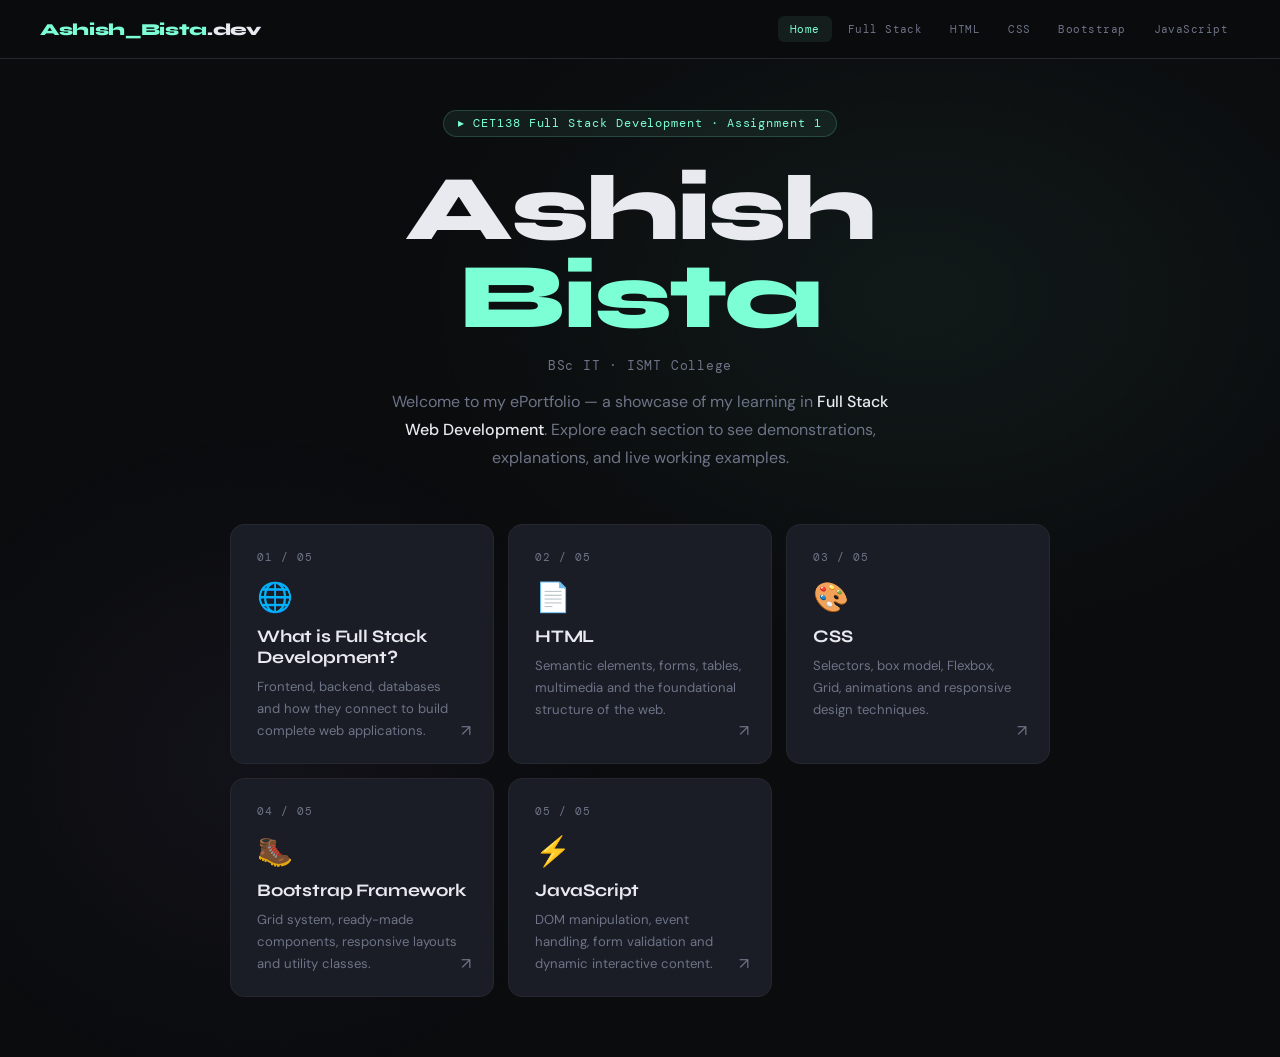
<file: index.html>
<!DOCTYPE html>
<html lang="en">
<head>
  <meta charset="UTF-8">
  <meta name="viewport" content="width=device-width, initial-scale=1.0">
  <title>Ashish Bista | Full Stack ePortfolio</title>
  <link rel="stylesheet" href="style.css">
  <style>
    /* ---- HOME-ONLY STYLES ---- */
    .home-hero {
      min-height: 100vh;
      display: grid; place-items: center;
      padding: 110px 40px 60px;
      position: relative; overflow: hidden;
    }

    /* subtle background texture */
    .hero-bg {
      position: absolute; inset: 0; pointer-events: none;
      background:
        radial-gradient(ellipse 60% 50% at 72% 28%, rgba(124,255,212,0.055) 0%, transparent 70%),
        radial-gradient(ellipse 40% 45% at 20% 72%, rgba(167,139,250,0.05) 0%, transparent 70%);
    }
    .hero-grid {
      position: absolute; inset: 0; opacity: 0.035;
      background-image:
        linear-gradient(var(--border) 1px, transparent 1px),
        linear-gradient(90deg, var(--border) 1px, transparent 1px);
      background-size: 56px 56px;
    }

    .hero-content { position: relative; text-align: center; max-width: 820px; width: 100%; }

    .hero-tag {
      display: inline-flex; align-items: center; gap: 8px;
      font-family: var(--font-mono); font-size: 0.72rem;
      color: var(--accent); background: rgba(124,255,212,0.07);
      border: 1px solid rgba(124,255,212,0.18);
      padding: 5px 14px; border-radius: 100px; margin-bottom: 28px;
      letter-spacing: 0.08em;
    }
    .hero-tag::before { content: '▸'; }

    .hero-name {
      font-family: var(--font-display); font-weight: 800;
      font-size: clamp(3rem, 9vw, 5.8rem);
      line-height: 0.95; letter-spacing: -0.03em;
      margin-bottom: 16px;
    }
    .hero-name .accent { color: var(--accent); }

    .hero-sub {
      font-family: var(--font-mono); font-size: 0.82rem;
      color: var(--muted); margin-bottom: 14px; letter-spacing: 0.06em;
    }

    .hero-desc {
      font-size: 1rem; color: var(--muted); line-height: 1.75;
      max-width: 520px; margin: 0 auto 52px;
    }
    .hero-desc strong { color: var(--text); font-weight: 500; }

    /* ---- SECTION CARDS ---- */
    .sections-grid {
      display: grid;
      grid-template-columns: repeat(auto-fit, minmax(260px, 1fr));
      gap: 14px; max-width: 900px; width: 100%;
    }

    .section-card {
      background: var(--card); border: 1px solid var(--border);
      border-radius: 14px; padding: 26px 26px 22px;
      cursor: pointer; transition: transform 0.22s, border-color 0.22s;
      position: relative; overflow: hidden; text-align: left;
      text-decoration: none; color: inherit; display: block;
    }
    .section-card::after {
      content: ''; position: absolute; inset: 0;
      opacity: 0; transition: opacity 0.22s; border-radius: inherit;
    }
    .section-card:hover { transform: translateY(-4px); border-color: var(--card-accent, var(--border)); }
    .section-card:hover::after { opacity: 1; }

    .card-s1 { --card-accent: rgba(124,255,212,0.35); }
    .card-s1::after { background: radial-gradient(ellipse at top left, rgba(124,255,212,0.07), transparent 65%); }
    .card-s2 { --card-accent: rgba(255,107,107,0.35); }
    .card-s2::after { background: radial-gradient(ellipse at top left, rgba(255,107,107,0.07), transparent 65%); }
    .card-s3 { --card-accent: rgba(255,209,102,0.35); }
    .card-s3::after { background: radial-gradient(ellipse at top left, rgba(255,209,102,0.07), transparent 65%); }
    .card-s4 { --card-accent: rgba(167,139,250,0.35); }
    .card-s4::after { background: radial-gradient(ellipse at top left, rgba(167,139,250,0.07), transparent 65%); }
    .card-s5 { --card-accent: rgba(251,191,36,0.35); }
    .card-s5::after { background: radial-gradient(ellipse at top left, rgba(251,191,36,0.07), transparent 65%); }

    .card-num {
      font-family: var(--font-mono); font-size: 0.66rem;
      color: var(--muted); margin-bottom: 14px; letter-spacing: 0.1em;
    }
    .card-icon  { font-size: 1.8rem; margin-bottom: 10px; }
    .card-title {
      font-family: var(--font-display); font-weight: 700;
      font-size: 1.1rem; margin-bottom: 8px; letter-spacing: -0.01em;
    }
    .card-desc  { font-size: 0.82rem; color: var(--muted); line-height: 1.65; }
    .card-arrow {
      position: absolute; bottom: 22px; right: 22px;
      font-size: 1rem; color: var(--muted); transition: all 0.18s;
    }
    .section-card:hover .card-arrow { color: var(--text); transform: translate(3px,-3px); }

    @media (max-width: 700px) {
      .home-hero { padding: 90px 20px 50px; }
      .sections-grid { grid-template-columns: 1fr; }
    }
  </style>
</head>
<body>

<!-- ========== NAV ========== -->
<nav>
  <a class="nav-logo" href="index.html">Ashish_Bista<span>.dev</span></a>
  <div class="nav-links">
    <a href="index.html" class="active">Home</a>
    <a href="fullstack.html">Full Stack</a>
    <a href="html.html">HTML</a>
    <a href="css.html">CSS</a>
    <a href="bootstrap.html">Bootstrap</a>
    <a href="javascript.html">JavaScript</a>
  </div>
</nav>

<!-- ========== HERO ========== -->
<section class="home-hero">
  <div class="hero-bg"></div>
  <div class="hero-grid"></div>

  <div class="hero-content">
    <div class="hero-tag">CET138 Full Stack Development · Assignment 1</div>

    <h1 class="hero-name">Ashish<br><span class="accent">Bista</span></h1>
    <p class="hero-sub">BSc IT · ISMT College</p>
    <p class="hero-desc">
      Welcome to my ePortfolio — a showcase of my learning in
      <strong>Full Stack Web Development</strong>. Explore each section to see
      demonstrations, explanations, and live working examples.
    </p>

    <div class="sections-grid">

      <a class="section-card card-s1" href="fullstack.html">
        <div class="card-num">01 / 05</div>
        <div class="card-icon">🌐</div>
        <div class="card-title">What is Full Stack Development?</div>
        <div class="card-desc">Frontend, backend, databases and how they connect to build complete web applications.</div>
        <div class="card-arrow">↗</div>
      </a>

      <a class="section-card card-s2" href="html.html">
        <div class="card-num">02 / 05</div>
        <div class="card-icon">📄</div>
        <div class="card-title">HTML</div>
        <div class="card-desc">Semantic elements, forms, tables, multimedia and the foundational structure of the web.</div>
        <div class="card-arrow">↗</div>
      </a>

      <a class="section-card card-s3" href="css.html">
        <div class="card-num">03 / 05</div>
        <div class="card-icon">🎨</div>
        <div class="card-title">CSS</div>
        <div class="card-desc">Selectors, box model, Flexbox, Grid, animations and responsive design techniques.</div>
        <div class="card-arrow">↗</div>
      </a>

      <a class="section-card card-s4" href="bootstrap.html">
        <div class="card-num">04 / 05</div>
        <div class="card-icon">🥾</div>
        <div class="card-title">Bootstrap Framework</div>
        <div class="card-desc">Grid system, ready-made components, responsive layouts and utility classes.</div>
        <div class="card-arrow">↗</div>
      </a>

      <a class="section-card card-s5" href="javascript.html">
        <div class="card-num">05 / 05</div>
        <div class="card-icon">⚡</div>
        <div class="card-title">JavaScript</div>
        <div class="card-desc">DOM manipulation, event handling, form validation and dynamic interactive content.</div>
        <div class="card-arrow">↗</div>
      </a>

    </div>
  </div>
</section>

</body>
</html>
</file>
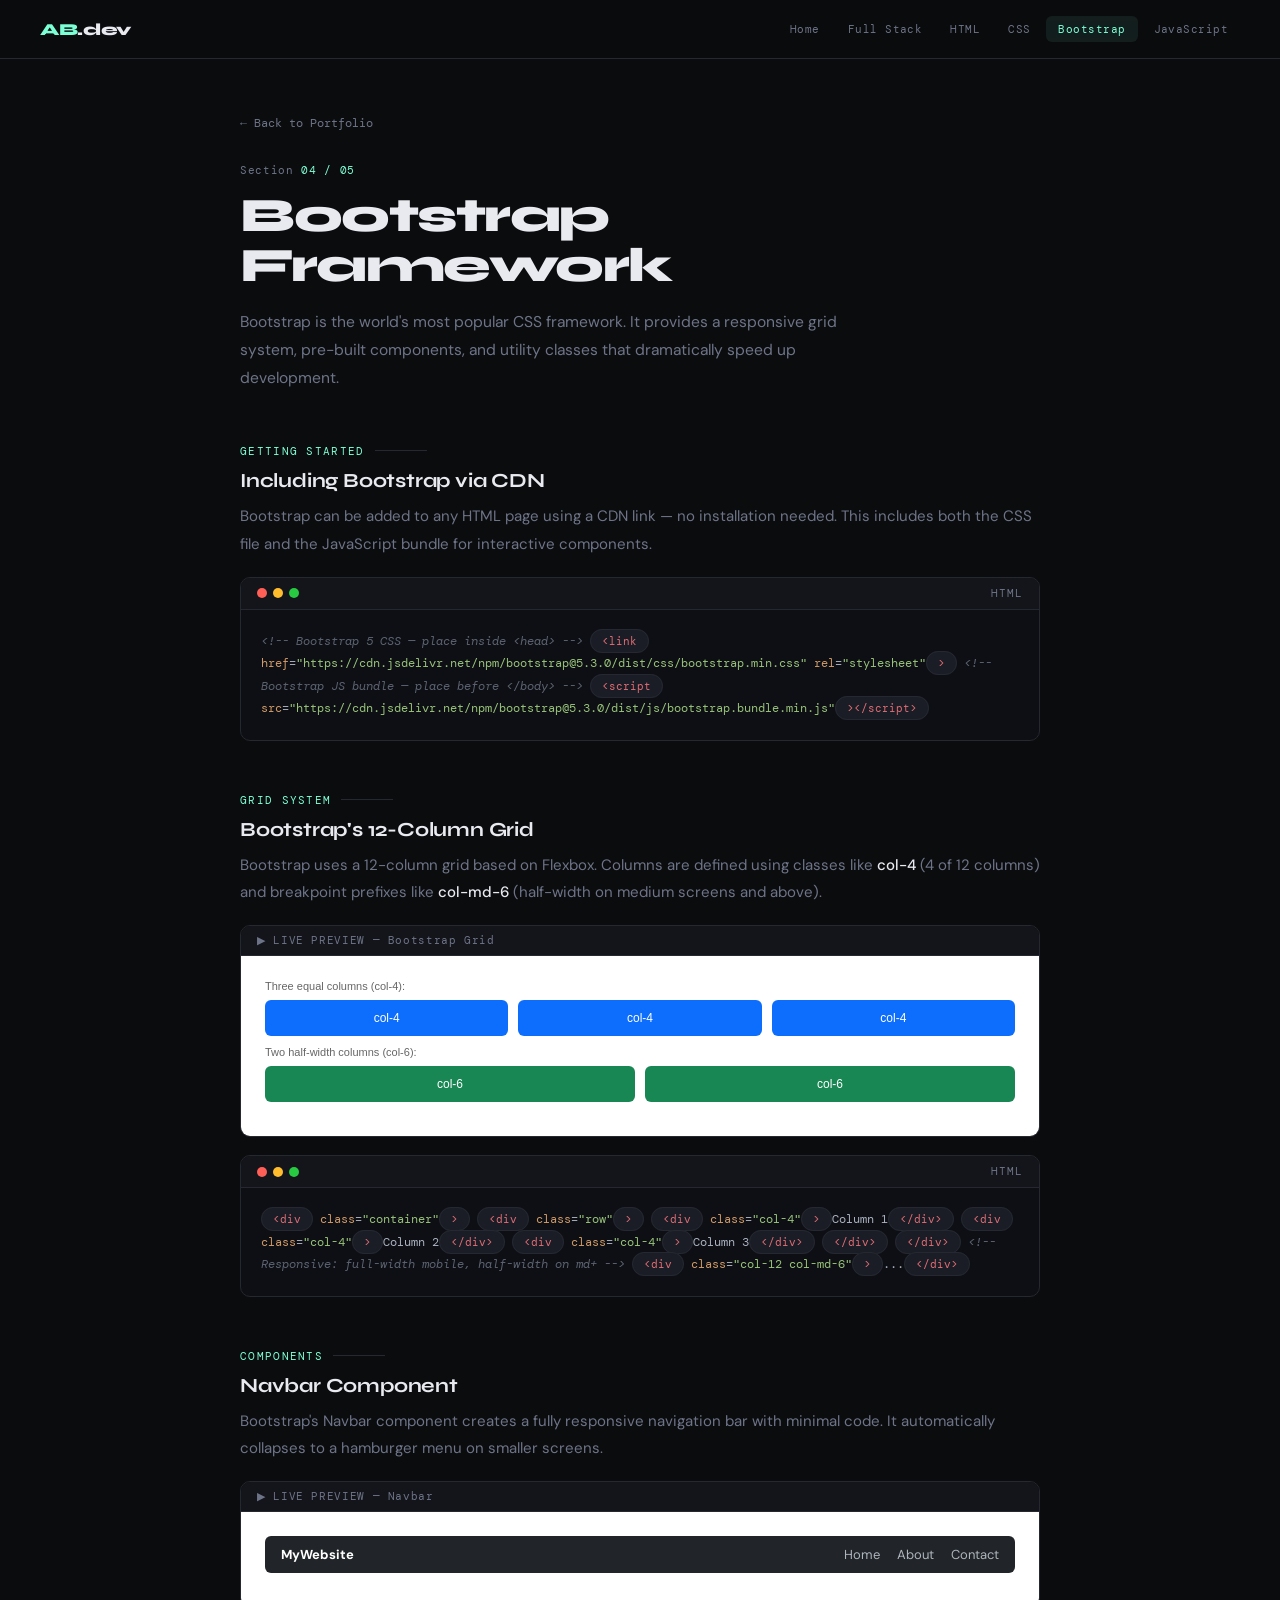
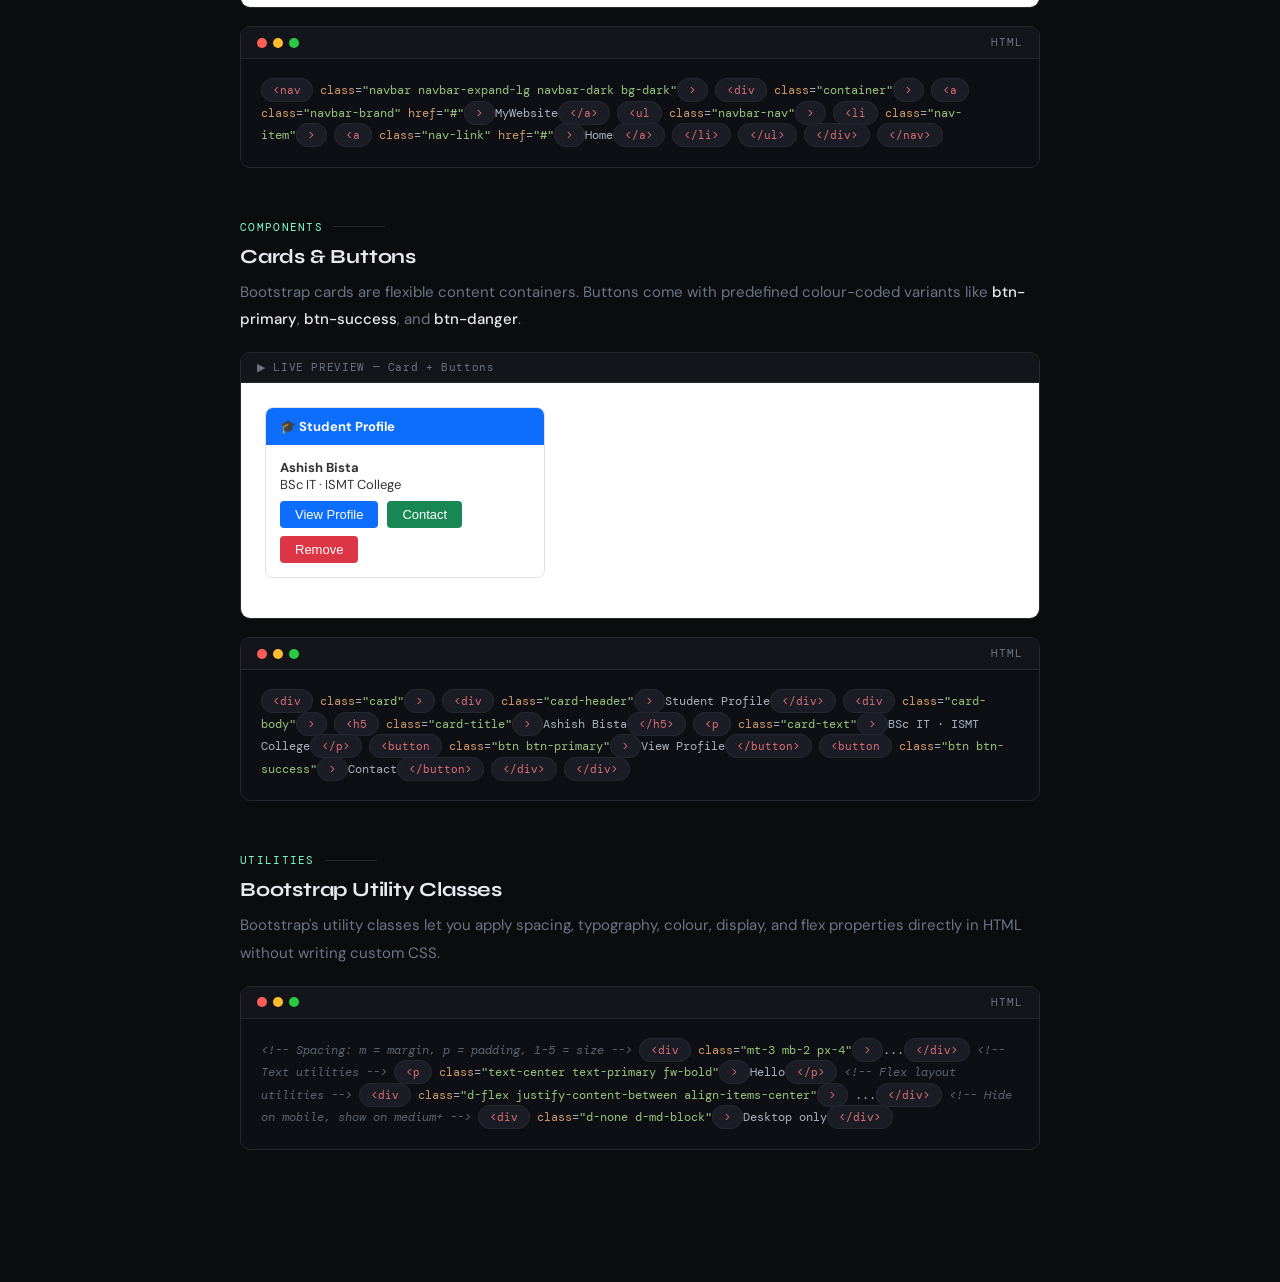
<file: bootstrap.html>
<!DOCTYPE html>
<html lang="en">
<head>
  <meta charset="UTF-8">
  <meta name="viewport" content="width=device-width, initial-scale=1.0">
  <title>Bootstrap | Ashish Bista</title>
  <link rel="stylesheet" href="style.css">
</head>
<body>

<!-- ========== NAV ========== -->
<nav>
  <a class="nav-logo" href="index.html">AB<span>.dev</span></a>
  <div class="nav-links">
    <a href="index.html">Home</a>
    <a href="fullstack.html">Full Stack</a>
    <a href="html.html">HTML</a>
    <a href="css.html">CSS</a>
    <a href="bootstrap.html" class="active">Bootstrap</a>
    <a href="javascript.html">JavaScript</a>
  </div>
</nav>

<!-- ========== CONTENT ========== -->
<div class="inner-page">
  <a class="back-btn" href="index.html">← Back to Portfolio</a>

  <div class="page-header">
    <div class="page-breadcrumb">Section <span>04 / 05</span></div>
    <h1 class="page-title">Bootstrap<br>Framework</h1>
    <p class="page-intro">Bootstrap is the world's most popular CSS framework. It provides a responsive grid system, pre-built components, and utility classes that dramatically speed up development.</p>
  </div>

  <!-- BLOCK 1 -->
  <div class="content-block">
    <div class="block-label">Getting Started</div>
    <div class="block-title">Including Bootstrap via CDN</div>
    <div class="block-text">Bootstrap can be added to any HTML page using a CDN link — no installation needed. This includes both the CSS file and the JavaScript bundle for interactive components.</div>
    <div class="code-block">
      <div class="code-header">
        <div class="code-dots"><span></span><span></span><span></span></div>
        <div class="code-lang">HTML</div>
      </div>
      <div class="code-body">
<span class="cm">&lt;!-- Bootstrap 5 CSS — place inside &lt;head&gt; --&gt;</span>
<span class="tag">&lt;link</span> <span class="attr">href</span>=<span class="str">"https://cdn.jsdelivr.net/npm/bootstrap@5.3.0/dist/css/bootstrap.min.css"</span>
      <span class="attr">rel</span>=<span class="str">"stylesheet"</span><span class="tag">&gt;</span>

<span class="cm">&lt;!-- Bootstrap JS bundle — place before &lt;/body&gt; --&gt;</span>
<span class="tag">&lt;script</span> <span class="attr">src</span>=<span class="str">"https://cdn.jsdelivr.net/npm/bootstrap@5.3.0/dist/js/bootstrap.bundle.min.js"</span><span class="tag">&gt;&lt;/script&gt;</span>
      </div>
    </div>
  </div>

  <!-- BLOCK 2 -->
  <div class="content-block">
    <div class="block-label">Grid System</div>
    <div class="block-title">Bootstrap's 12-Column Grid</div>
    <div class="block-text">Bootstrap uses a 12-column grid based on Flexbox. Columns are defined using classes like <strong>col-4</strong> (4 of 12 columns) and breakpoint prefixes like <strong>col-md-6</strong> (half-width on medium screens and above).</div>
    <div class="demo-box">
      <div class="demo-label">▶ LIVE PREVIEW — Bootstrap Grid</div>
      <div class="demo-content">
        <div class="bs-demo">
          <p style="font-size:11px;color:#666;margin-bottom:8px">Three equal columns (col-4):</p>
          <div class="bs-row">
            <div class="bs-col">col-4</div>
            <div class="bs-col">col-4</div>
            <div class="bs-col">col-4</div>
          </div>
          <p style="font-size:11px;color:#666;margin-bottom:8px">Two half-width columns (col-6):</p>
          <div class="bs-row">
            <div class="bs-col-sm" style="flex:0 0 calc(50% - 5px)">col-6</div>
            <div class="bs-col-sm" style="flex:0 0 calc(50% - 5px)">col-6</div>
          </div>
        </div>
      </div>
    </div>
    <div class="code-block">
      <div class="code-header">
        <div class="code-dots"><span></span><span></span><span></span></div>
        <div class="code-lang">HTML</div>
      </div>
      <div class="code-body">
<span class="tag">&lt;div</span> <span class="attr">class</span>=<span class="str">"container"</span><span class="tag">&gt;</span>
  <span class="tag">&lt;div</span> <span class="attr">class</span>=<span class="str">"row"</span><span class="tag">&gt;</span>
    <span class="tag">&lt;div</span> <span class="attr">class</span>=<span class="str">"col-4"</span><span class="tag">&gt;</span>Column 1<span class="tag">&lt;/div&gt;</span>
    <span class="tag">&lt;div</span> <span class="attr">class</span>=<span class="str">"col-4"</span><span class="tag">&gt;</span>Column 2<span class="tag">&lt;/div&gt;</span>
    <span class="tag">&lt;div</span> <span class="attr">class</span>=<span class="str">"col-4"</span><span class="tag">&gt;</span>Column 3<span class="tag">&lt;/div&gt;</span>
  <span class="tag">&lt;/div&gt;</span>
<span class="tag">&lt;/div&gt;</span>

<span class="cm">&lt;!-- Responsive: full-width mobile, half-width on md+ --&gt;</span>
<span class="tag">&lt;div</span> <span class="attr">class</span>=<span class="str">"col-12 col-md-6"</span><span class="tag">&gt;</span>...<span class="tag">&lt;/div&gt;</span>
      </div>
    </div>
  </div>

  <!-- BLOCK 3 -->
  <div class="content-block">
    <div class="block-label">Components</div>
    <div class="block-title">Navbar Component</div>
    <div class="block-text">Bootstrap's Navbar component creates a fully responsive navigation bar with minimal code. It automatically collapses to a hamburger menu on smaller screens.</div>
    <div class="demo-box">
      <div class="demo-label">▶ LIVE PREVIEW — Navbar</div>
      <div class="demo-content">
        <div class="bs-navbar">
          <span class="bs-navbar-brand">MyWebsite</span>
          <div class="bs-nav-links">
            <a href="#">Home</a>
            <a href="#">About</a>
            <a href="#">Contact</a>
          </div>
        </div>
      </div>
    </div>
    <div class="code-block">
      <div class="code-header">
        <div class="code-dots"><span></span><span></span><span></span></div>
        <div class="code-lang">HTML</div>
      </div>
      <div class="code-body">
<span class="tag">&lt;nav</span> <span class="attr">class</span>=<span class="str">"navbar navbar-expand-lg navbar-dark bg-dark"</span><span class="tag">&gt;</span>
  <span class="tag">&lt;div</span> <span class="attr">class</span>=<span class="str">"container"</span><span class="tag">&gt;</span>
    <span class="tag">&lt;a</span> <span class="attr">class</span>=<span class="str">"navbar-brand"</span> <span class="attr">href</span>=<span class="str">"#"</span><span class="tag">&gt;</span>MyWebsite<span class="tag">&lt;/a&gt;</span>
    <span class="tag">&lt;ul</span> <span class="attr">class</span>=<span class="str">"navbar-nav"</span><span class="tag">&gt;</span>
      <span class="tag">&lt;li</span> <span class="attr">class</span>=<span class="str">"nav-item"</span><span class="tag">&gt;</span>
        <span class="tag">&lt;a</span> <span class="attr">class</span>=<span class="str">"nav-link"</span> <span class="attr">href</span>=<span class="str">"#"</span><span class="tag">&gt;</span>Home<span class="tag">&lt;/a&gt;</span>
      <span class="tag">&lt;/li&gt;</span>
    <span class="tag">&lt;/ul&gt;</span>
  <span class="tag">&lt;/div&gt;</span>
<span class="tag">&lt;/nav&gt;</span>
      </div>
    </div>
  </div>

  <!-- BLOCK 4 -->
  <div class="content-block">
    <div class="block-label">Components</div>
    <div class="block-title">Cards &amp; Buttons</div>
    <div class="block-text">Bootstrap cards are flexible content containers. Buttons come with predefined colour-coded variants like <strong>btn-primary</strong>, <strong>btn-success</strong>, and <strong>btn-danger</strong>.</div>
    <div class="demo-box">
      <div class="demo-label">▶ LIVE PREVIEW — Card + Buttons</div>
      <div class="demo-content">
        <div class="bs-card" style="margin-bottom:16px">
          <div class="bs-card-header">🎓 Student Profile</div>
          <div class="bs-card-body">
            <strong>Ashish Bista</strong><br>BSc IT · ISMT College<br>
            <button class="bs-btn bs-btn-primary">View Profile</button>
            <button class="bs-btn bs-btn-success">Contact</button>
            <button class="bs-btn bs-btn-danger">Remove</button>
          </div>
        </div>
      </div>
    </div>
    <div class="code-block">
      <div class="code-header">
        <div class="code-dots"><span></span><span></span><span></span></div>
        <div class="code-lang">HTML</div>
      </div>
      <div class="code-body">
<span class="tag">&lt;div</span> <span class="attr">class</span>=<span class="str">"card"</span><span class="tag">&gt;</span>
  <span class="tag">&lt;div</span> <span class="attr">class</span>=<span class="str">"card-header"</span><span class="tag">&gt;</span>Student Profile<span class="tag">&lt;/div&gt;</span>
  <span class="tag">&lt;div</span> <span class="attr">class</span>=<span class="str">"card-body"</span><span class="tag">&gt;</span>
    <span class="tag">&lt;h5</span> <span class="attr">class</span>=<span class="str">"card-title"</span><span class="tag">&gt;</span>Ashish Bista<span class="tag">&lt;/h5&gt;</span>
    <span class="tag">&lt;p</span> <span class="attr">class</span>=<span class="str">"card-text"</span><span class="tag">&gt;</span>BSc IT · ISMT College<span class="tag">&lt;/p&gt;</span>
    <span class="tag">&lt;button</span> <span class="attr">class</span>=<span class="str">"btn btn-primary"</span><span class="tag">&gt;</span>View Profile<span class="tag">&lt;/button&gt;</span>
    <span class="tag">&lt;button</span> <span class="attr">class</span>=<span class="str">"btn btn-success"</span><span class="tag">&gt;</span>Contact<span class="tag">&lt;/button&gt;</span>
  <span class="tag">&lt;/div&gt;</span>
<span class="tag">&lt;/div&gt;</span>
      </div>
    </div>
  </div>

  <!-- BLOCK 5 -->
  <div class="content-block">
    <div class="block-label">Utilities</div>
    <div class="block-title">Bootstrap Utility Classes</div>
    <div class="block-text">Bootstrap's utility classes let you apply spacing, typography, colour, display, and flex properties directly in HTML without writing custom CSS.</div>
    <div class="code-block">
      <div class="code-header">
        <div class="code-dots"><span></span><span></span><span></span></div>
        <div class="code-lang">HTML</div>
      </div>
      <div class="code-body">
<span class="cm">&lt;!-- Spacing: m = margin, p = padding, 1–5 = size --&gt;</span>
<span class="tag">&lt;div</span> <span class="attr">class</span>=<span class="str">"mt-3 mb-2 px-4"</span><span class="tag">&gt;</span>...<span class="tag">&lt;/div&gt;</span>

<span class="cm">&lt;!-- Text utilities --&gt;</span>
<span class="tag">&lt;p</span> <span class="attr">class</span>=<span class="str">"text-center text-primary fw-bold"</span><span class="tag">&gt;</span>Hello<span class="tag">&lt;/p&gt;</span>

<span class="cm">&lt;!-- Flex layout utilities --&gt;</span>
<span class="tag">&lt;div</span> <span class="attr">class</span>=<span class="str">"d-flex justify-content-between align-items-center"</span><span class="tag">&gt;</span>
  ...<span class="tag">&lt;/div&gt;</span>

<span class="cm">&lt;!-- Hide on mobile, show on medium+ --&gt;</span>
<span class="tag">&lt;div</span> <span class="attr">class</span>=<span class="str">"d-none d-md-block"</span><span class="tag">&gt;</span>Desktop only<span class="tag">&lt;/div&gt;</span>
      </div>
    </div>
  </div>

</div><!-- /inner-page -->
</body>
</html>
</file>
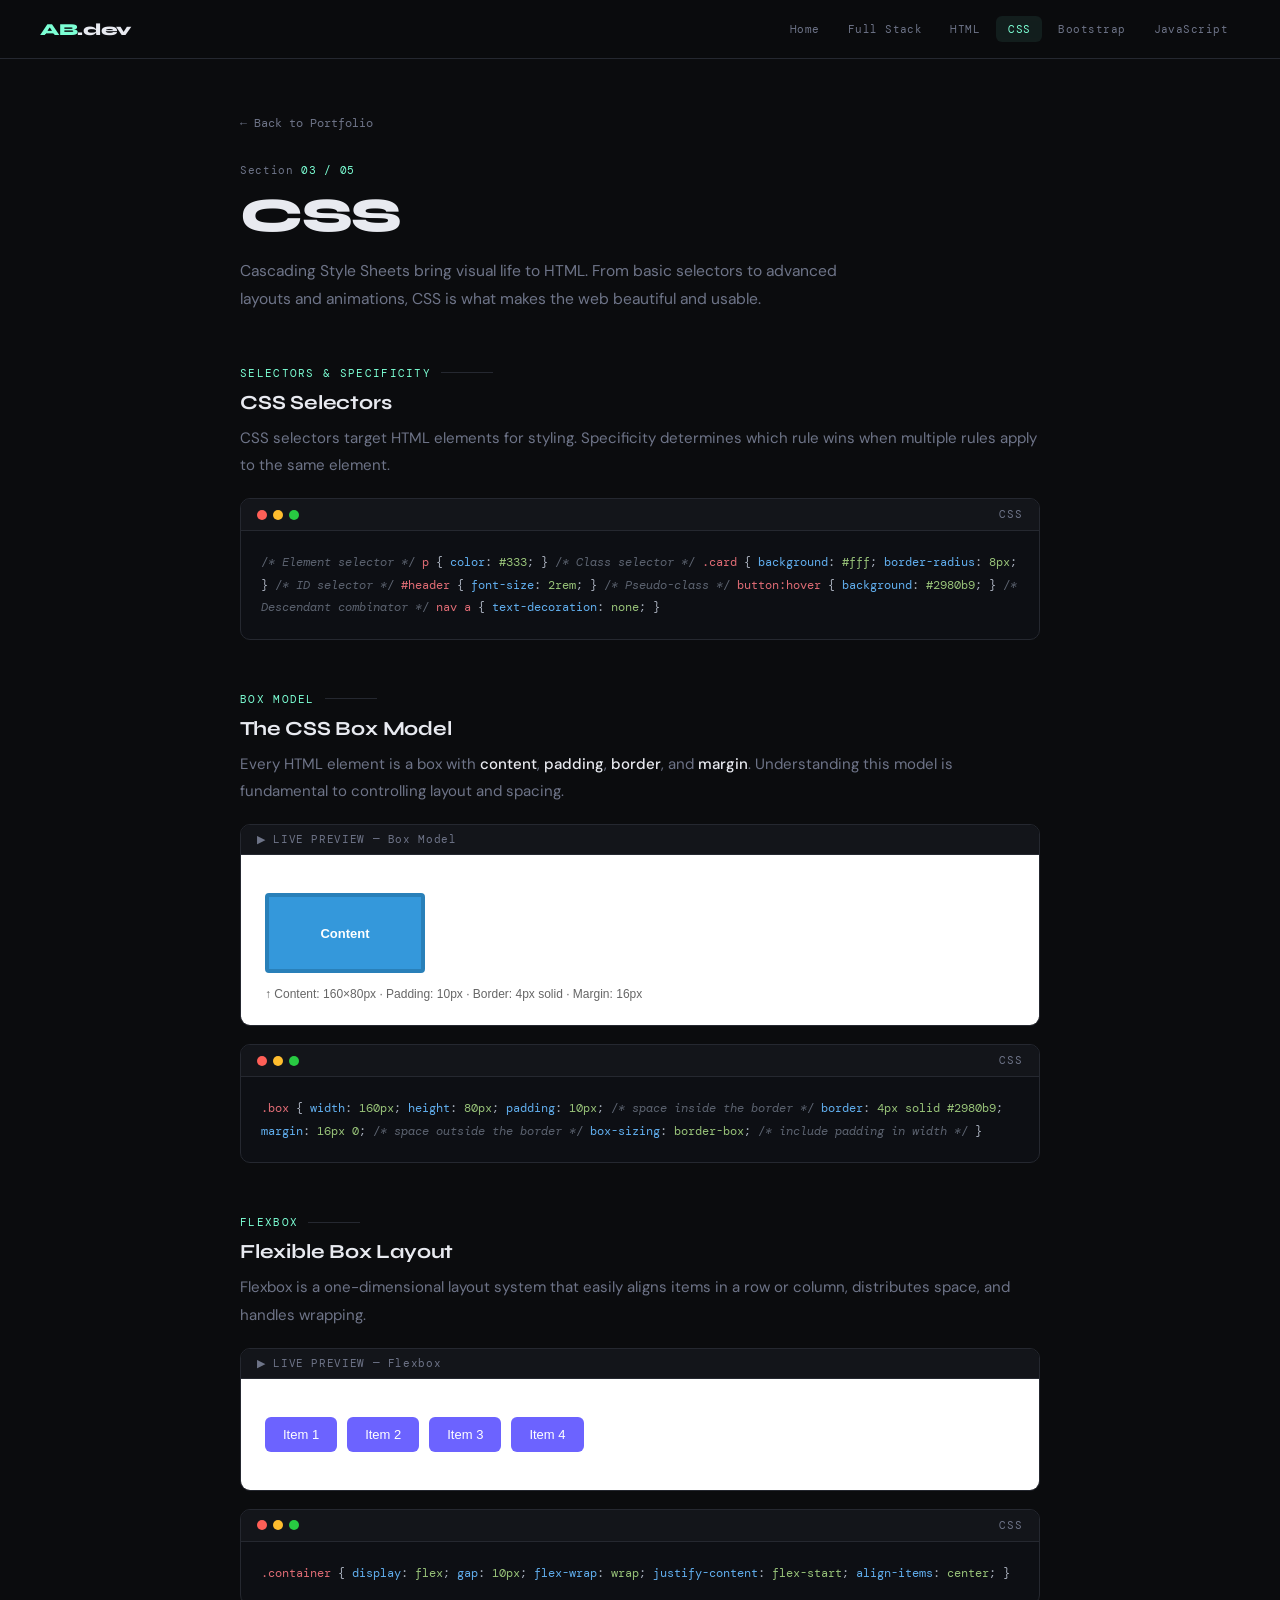
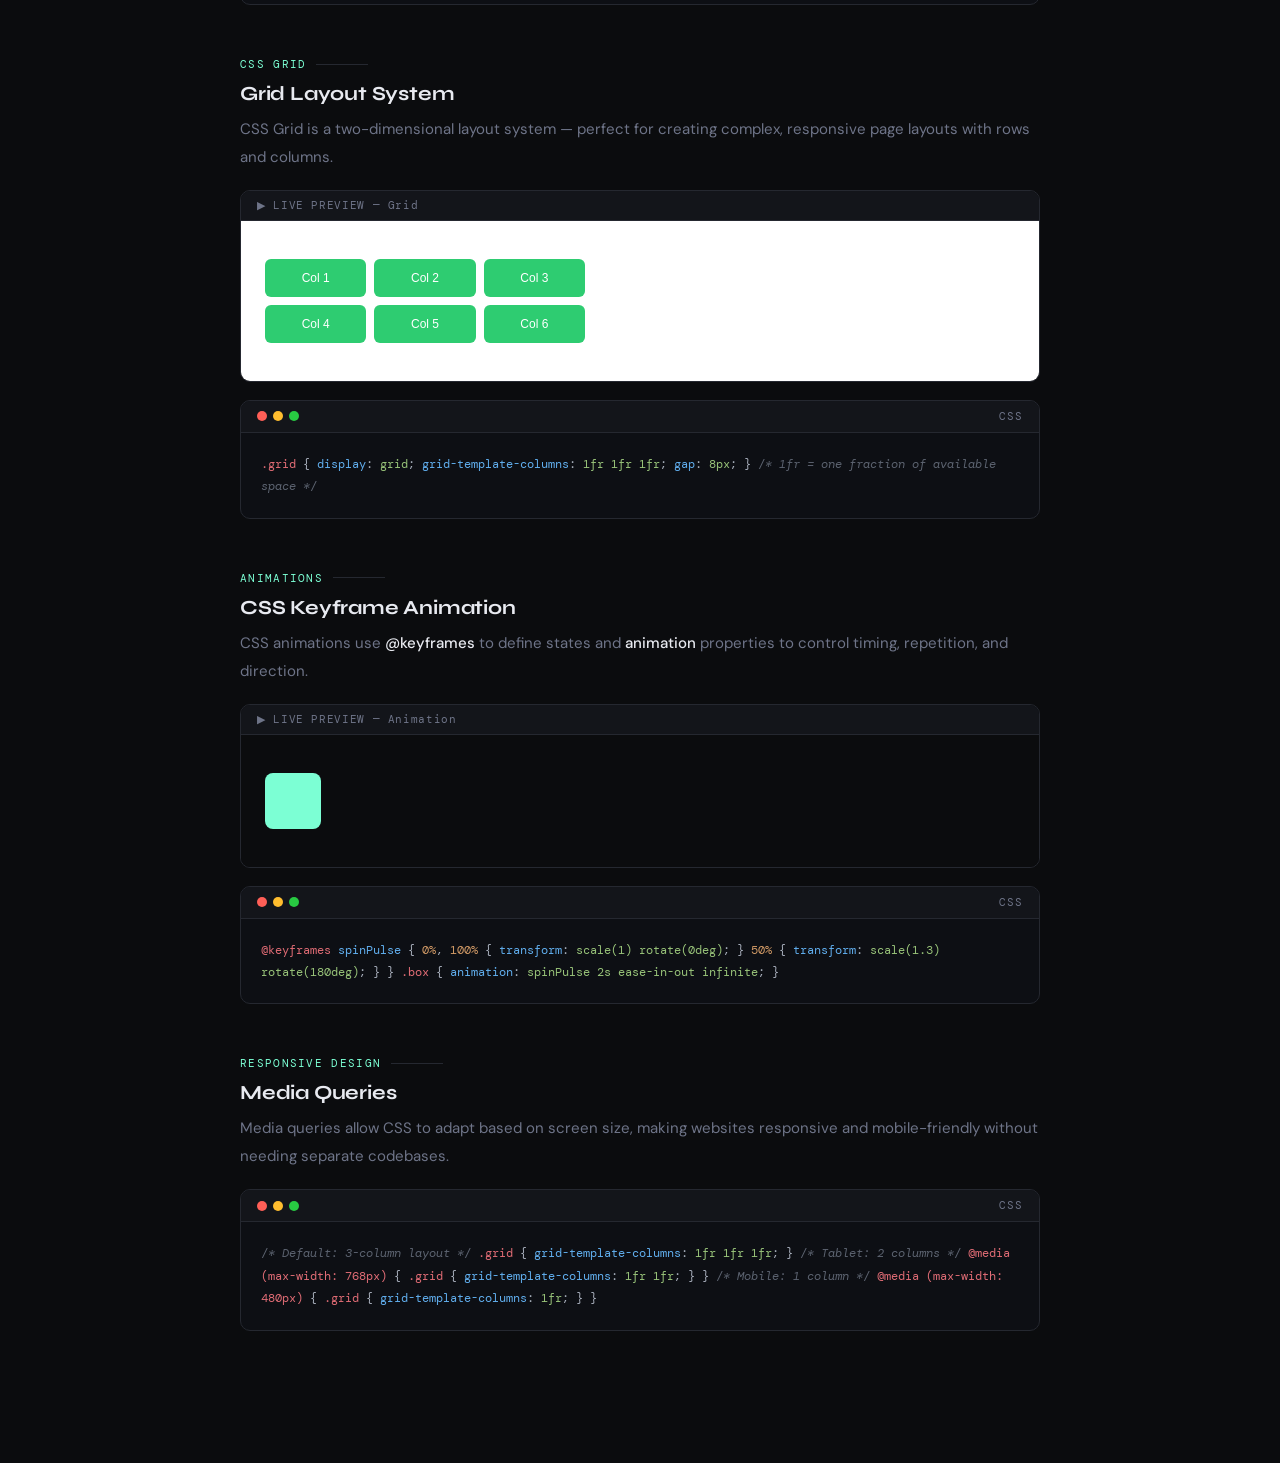
<file: css.html>
<!DOCTYPE html>
<html lang="en">
<head>
  <meta charset="UTF-8">
  <meta name="viewport" content="width=device-width, initial-scale=1.0">
  <title>CSS | Ashish Bista</title>
  <link rel="stylesheet" href="style.css">
</head>
<body>

<!-- ========== NAV ========== -->
<nav>
  <a class="nav-logo" href="index.html">AB<span>.dev</span></a>
  <div class="nav-links">
    <a href="index.html">Home</a>
    <a href="fullstack.html">Full Stack</a>
    <a href="html.html">HTML</a>
    <a href="css.html" class="active">CSS</a>
    <a href="bootstrap.html">Bootstrap</a>
    <a href="javascript.html">JavaScript</a>
  </div>
</nav>

<!-- ========== CONTENT ========== -->
<div class="inner-page">
  <a class="back-btn" href="index.html">← Back to Portfolio</a>

  <div class="page-header">
    <div class="page-breadcrumb">Section <span>03 / 05</span></div>
    <h1 class="page-title">CSS</h1>
    <p class="page-intro">Cascading Style Sheets bring visual life to HTML. From basic selectors to advanced layouts and animations, CSS is what makes the web beautiful and usable.</p>
  </div>

  <!-- BLOCK 1 -->
  <div class="content-block">
    <div class="block-label">Selectors &amp; Specificity</div>
    <div class="block-title">CSS Selectors</div>
    <div class="block-text">CSS selectors target HTML elements for styling. Specificity determines which rule wins when multiple rules apply to the same element.</div>
    <div class="code-block">
      <div class="code-header">
        <div class="code-dots"><span></span><span></span><span></span></div>
        <div class="code-lang">CSS</div>
      </div>
      <div class="code-body">
<span class="cm">/* Element selector */</span>
<span class="sel">p</span> { <span class="prop">color</span>: <span class="val">#333</span>; }

<span class="cm">/* Class selector */</span>
<span class="sel">.card</span> { <span class="prop">background</span>: <span class="val">#fff</span>; <span class="prop">border-radius</span>: <span class="val">8px</span>; }

<span class="cm">/* ID selector */</span>
<span class="sel">#header</span> { <span class="prop">font-size</span>: <span class="val">2rem</span>; }

<span class="cm">/* Pseudo-class */</span>
<span class="sel">button:hover</span> { <span class="prop">background</span>: <span class="val">#2980b9</span>; }

<span class="cm">/* Descendant combinator */</span>
<span class="sel">nav a</span> { <span class="prop">text-decoration</span>: <span class="val">none</span>; }
      </div>
    </div>
  </div>

  <!-- BLOCK 2 -->
  <div class="content-block">
    <div class="block-label">Box Model</div>
    <div class="block-title">The CSS Box Model</div>
    <div class="block-text">Every HTML element is a box with <strong>content</strong>, <strong>padding</strong>, <strong>border</strong>, and <strong>margin</strong>. Understanding this model is fundamental to controlling layout and spacing.</div>
    <div class="demo-box">
      <div class="demo-label">▶ LIVE PREVIEW — Box Model</div>
      <div class="demo-content">
        <div id="css-box-demo">Content</div>
        <p style="font-size:12px;color:#666;font-family:Arial">↑ Content: 160×80px · Padding: 10px · Border: 4px solid · Margin: 16px</p>
      </div>
    </div>
    <div class="code-block">
      <div class="code-header">
        <div class="code-dots"><span></span><span></span><span></span></div>
        <div class="code-lang">CSS</div>
      </div>
      <div class="code-body">
<span class="sel">.box</span> {
  <span class="prop">width</span>: <span class="val">160px</span>;
  <span class="prop">height</span>: <span class="val">80px</span>;
  <span class="prop">padding</span>: <span class="val">10px</span>;            <span class="cm">/* space inside the border */</span>
  <span class="prop">border</span>: <span class="val">4px solid #2980b9</span>;
  <span class="prop">margin</span>: <span class="val">16px 0</span>;         <span class="cm">/* space outside the border */</span>
  <span class="prop">box-sizing</span>: <span class="val">border-box</span>;  <span class="cm">/* include padding in width */</span>
}
      </div>
    </div>
  </div>

  <!-- BLOCK 3 -->
  <div class="content-block">
    <div class="block-label">Flexbox</div>
    <div class="block-title">Flexible Box Layout</div>
    <div class="block-text">Flexbox is a one-dimensional layout system that easily aligns items in a row or column, distributes space, and handles wrapping.</div>
    <div class="demo-box">
      <div class="demo-label">▶ LIVE PREVIEW — Flexbox</div>
      <div class="demo-content">
        <div id="flex-demo">
          <div class="fx">Item 1</div>
          <div class="fx">Item 2</div>
          <div class="fx">Item 3</div>
          <div class="fx">Item 4</div>
        </div>
      </div>
    </div>
    <div class="code-block">
      <div class="code-header">
        <div class="code-dots"><span></span><span></span><span></span></div>
        <div class="code-lang">CSS</div>
      </div>
      <div class="code-body">
<span class="sel">.container</span> {
  <span class="prop">display</span>: <span class="val">flex</span>;
  <span class="prop">gap</span>: <span class="val">10px</span>;
  <span class="prop">flex-wrap</span>: <span class="val">wrap</span>;
  <span class="prop">justify-content</span>: <span class="val">flex-start</span>;
  <span class="prop">align-items</span>: <span class="val">center</span>;
}
      </div>
    </div>
  </div>

  <!-- BLOCK 4 -->
  <div class="content-block">
    <div class="block-label">CSS Grid</div>
    <div class="block-title">Grid Layout System</div>
    <div class="block-text">CSS Grid is a two-dimensional layout system — perfect for creating complex, responsive page layouts with rows and columns.</div>
    <div class="demo-box">
      <div class="demo-label">▶ LIVE PREVIEW — Grid</div>
      <div class="demo-content">
        <div id="grid-demo">
          <div class="gx">Col 1</div><div class="gx">Col 2</div><div class="gx">Col 3</div>
          <div class="gx">Col 4</div><div class="gx">Col 5</div><div class="gx">Col 6</div>
        </div>
      </div>
    </div>
    <div class="code-block">
      <div class="code-header">
        <div class="code-dots"><span></span><span></span><span></span></div>
        <div class="code-lang">CSS</div>
      </div>
      <div class="code-body">
<span class="sel">.grid</span> {
  <span class="prop">display</span>: <span class="val">grid</span>;
  <span class="prop">grid-template-columns</span>: <span class="val">1fr 1fr 1fr</span>;
  <span class="prop">gap</span>: <span class="val">8px</span>;
}
<span class="cm">/* 1fr = one fraction of available space */</span>
      </div>
    </div>
  </div>

  <!-- BLOCK 5 -->
  <div class="content-block">
    <div class="block-label">Animations</div>
    <div class="block-title">CSS Keyframe Animation</div>
    <div class="block-text">CSS animations use <strong>@keyframes</strong> to define states and <strong>animation</strong> properties to control timing, repetition, and direction.</div>
    <div class="demo-box">
      <div class="demo-label">▶ LIVE PREVIEW — Animation</div>
      <div class="demo-content" style="background:#0b0c0e;">
        <div class="anim-box"></div>
      </div>
    </div>
    <div class="code-block">
      <div class="code-header">
        <div class="code-dots"><span></span><span></span><span></span></div>
        <div class="code-lang">CSS</div>
      </div>
      <div class="code-body">
<span class="sel">@keyframes</span> <span class="fn">spinPulse</span> {
  <span class="num">0%</span>, <span class="num">100%</span>  { <span class="prop">transform</span>: <span class="val">scale(1) rotate(0deg)</span>; }
  <span class="num">50%</span>       { <span class="prop">transform</span>: <span class="val">scale(1.3) rotate(180deg)</span>; }
}

<span class="sel">.box</span> {
  <span class="prop">animation</span>: <span class="val">spinPulse 2s ease-in-out infinite</span>;
}
      </div>
    </div>
  </div>

  <!-- BLOCK 6 -->
  <div class="content-block">
    <div class="block-label">Responsive Design</div>
    <div class="block-title">Media Queries</div>
    <div class="block-text">Media queries allow CSS to adapt based on screen size, making websites responsive and mobile-friendly without needing separate codebases.</div>
    <div class="code-block">
      <div class="code-header">
        <div class="code-dots"><span></span><span></span><span></span></div>
        <div class="code-lang">CSS</div>
      </div>
      <div class="code-body">
<span class="cm">/* Default: 3-column layout */</span>
<span class="sel">.grid</span> { <span class="prop">grid-template-columns</span>: <span class="val">1fr 1fr 1fr</span>; }

<span class="cm">/* Tablet: 2 columns */</span>
<span class="sel">@media (max-width: 768px)</span> {
  <span class="sel">.grid</span> { <span class="prop">grid-template-columns</span>: <span class="val">1fr 1fr</span>; }
}

<span class="cm">/* Mobile: 1 column */</span>
<span class="sel">@media (max-width: 480px)</span> {
  <span class="sel">.grid</span> { <span class="prop">grid-template-columns</span>: <span class="val">1fr</span>; }
}
      </div>
    </div>
  </div>

</div><!-- /inner-page -->
</body>
</html>
</file>
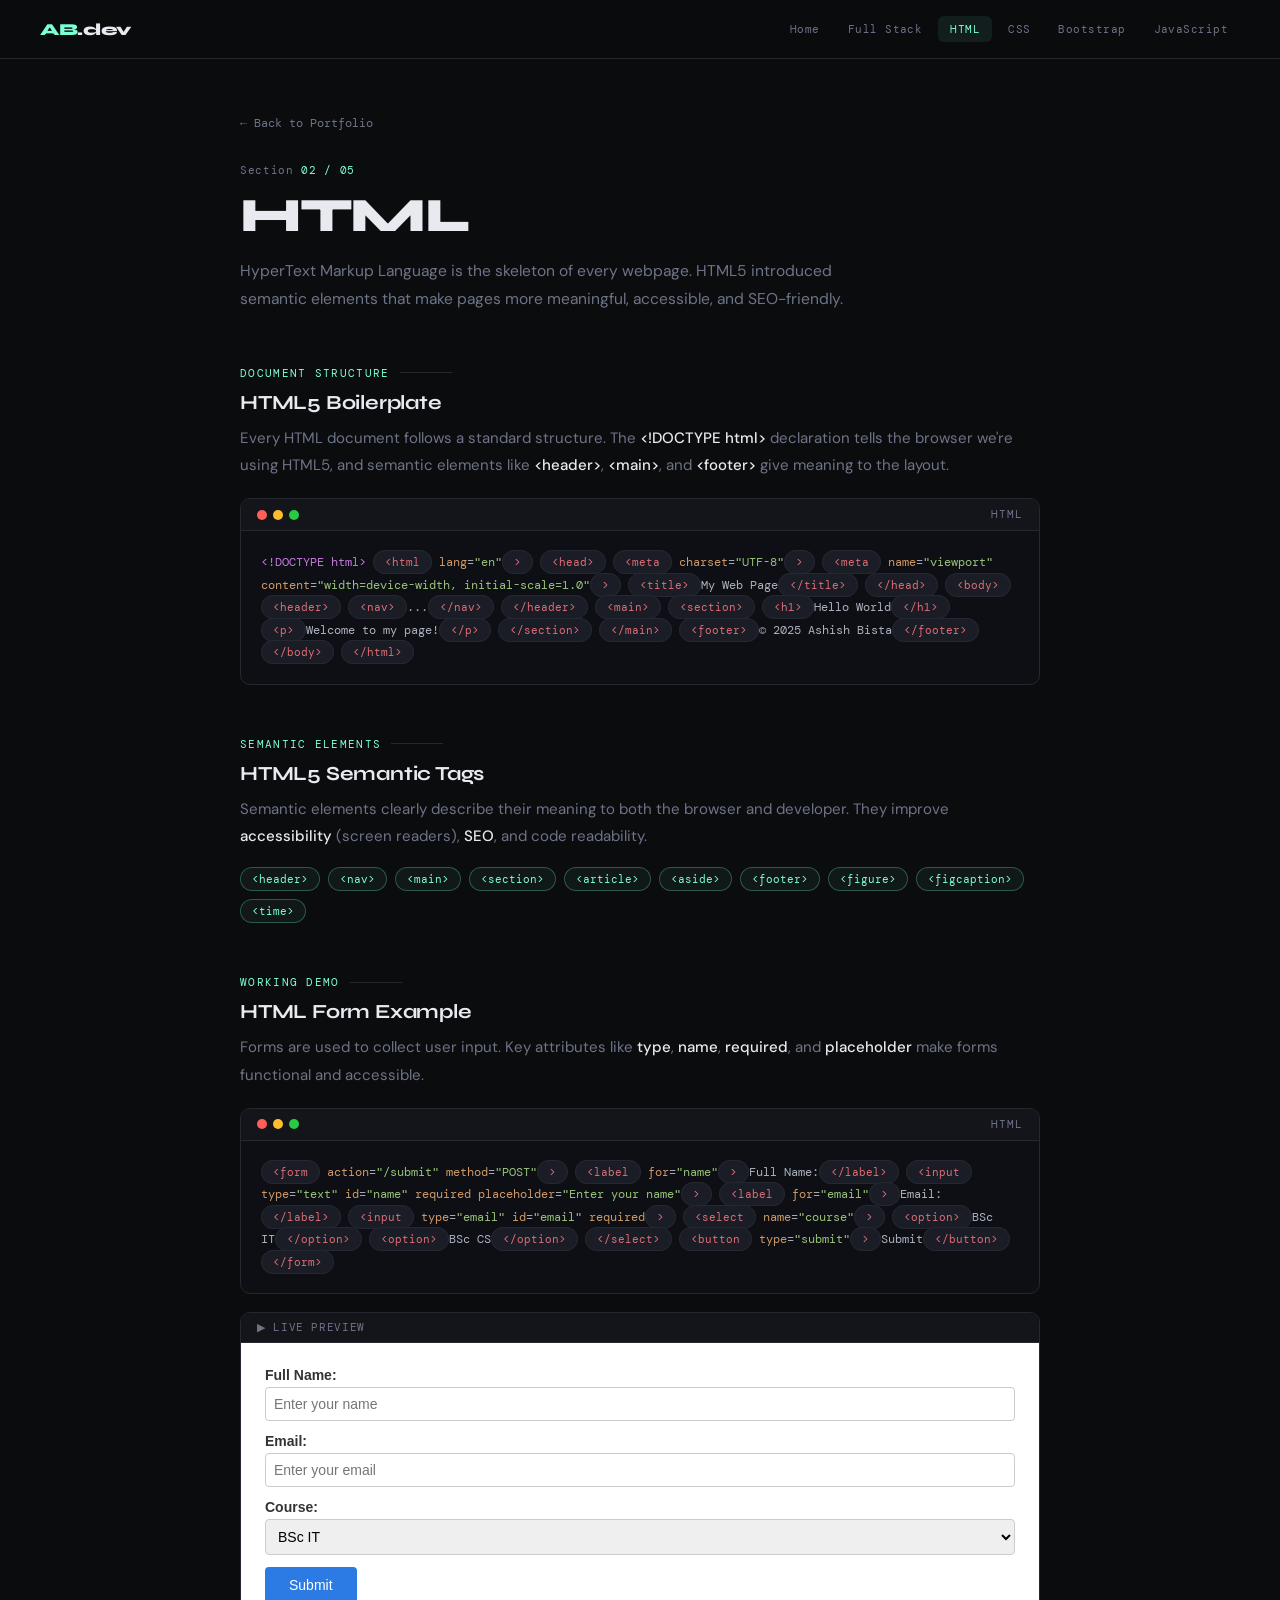
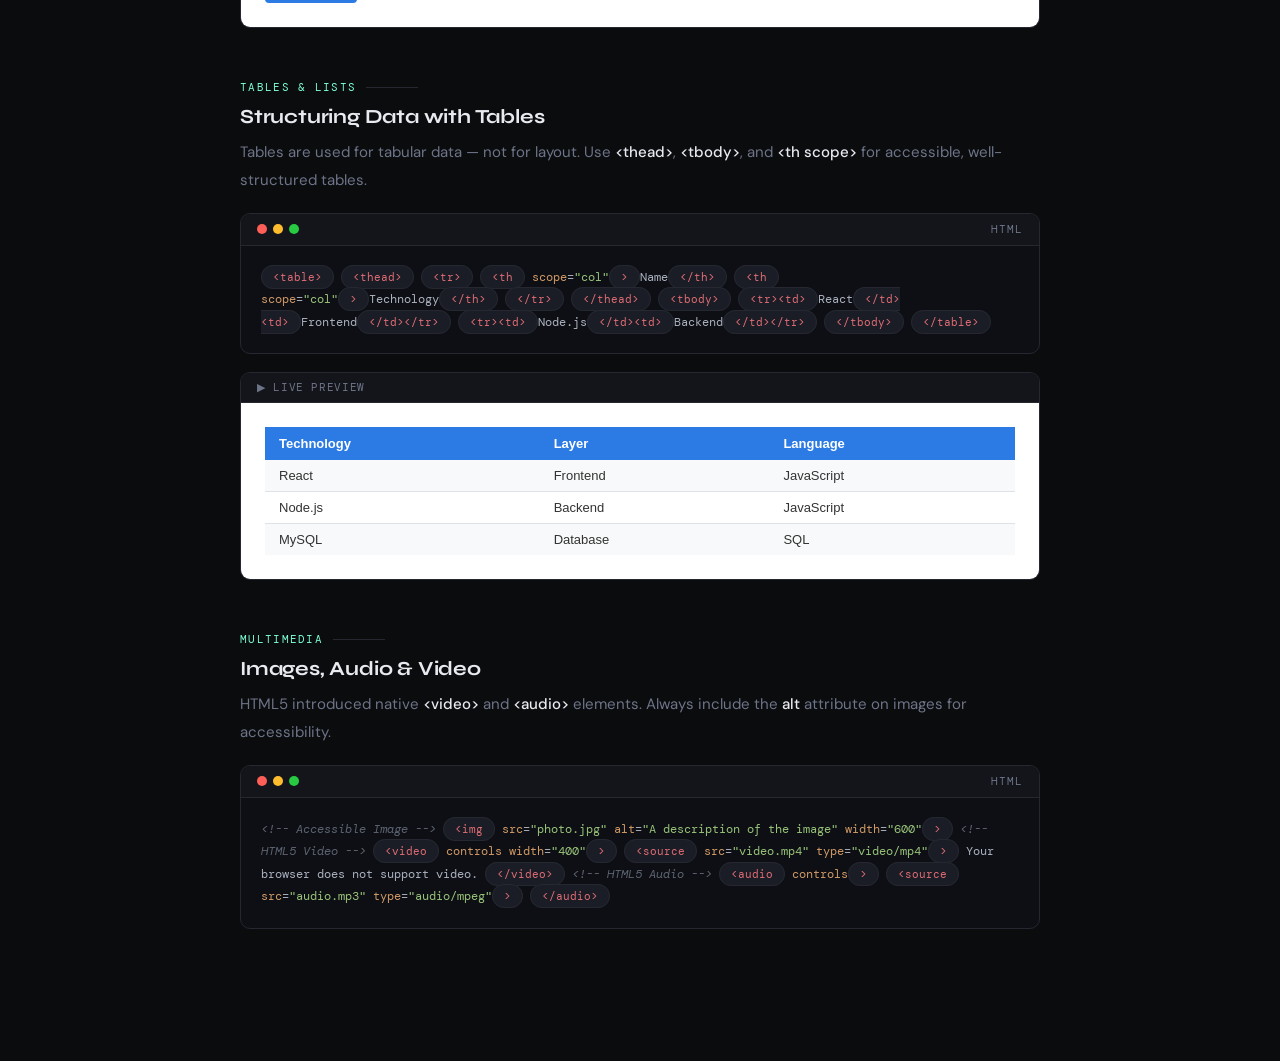
<file: html.html>
<!DOCTYPE html>
<html lang="en">
<head>
  <meta charset="UTF-8">
  <meta name="viewport" content="width=device-width, initial-scale=1.0">
  <title>HTML | Ashish Bista</title>
  <link rel="stylesheet" href="style.css">
</head>
<body>

<!-- ========== NAV ========== -->
<nav>
  <a class="nav-logo" href="index.html">AB<span>.dev</span></a>
  <div class="nav-links">
    <a href="index.html">Home</a>
    <a href="fullstack.html">Full Stack</a>
    <a href="html.html" class="active">HTML</a>
    <a href="css.html">CSS</a>
    <a href="bootstrap.html">Bootstrap</a>
    <a href="javascript.html">JavaScript</a>
  </div>
</nav>

<!-- ========== CONTENT ========== -->
<div class="inner-page">
  <a class="back-btn" href="index.html">← Back to Portfolio</a>

  <div class="page-header">
    <div class="page-breadcrumb">Section <span>02 / 05</span></div>
    <h1 class="page-title">HTML</h1>
    <p class="page-intro">HyperText Markup Language is the skeleton of every webpage. HTML5 introduced semantic elements that make pages more meaningful, accessible, and SEO-friendly.</p>
  </div>

  <!-- BLOCK 1 -->
  <div class="content-block">
    <div class="block-label">Document Structure</div>
    <div class="block-title">HTML5 Boilerplate</div>
    <div class="block-text">Every HTML document follows a standard structure. The <strong>&lt;!DOCTYPE html&gt;</strong> declaration tells the browser we're using HTML5, and semantic elements like <strong>&lt;header&gt;</strong>, <strong>&lt;main&gt;</strong>, and <strong>&lt;footer&gt;</strong> give meaning to the layout.</div>
    <div class="code-block">
      <div class="code-header">
        <div class="code-dots"><span></span><span></span><span></span></div>
        <div class="code-lang">HTML</div>
      </div>
      <div class="code-body">
<span class="kw">&lt;!DOCTYPE html&gt;</span>
<span class="tag">&lt;html</span> <span class="attr">lang</span>=<span class="str">"en"</span><span class="tag">&gt;</span>
  <span class="tag">&lt;head&gt;</span>
    <span class="tag">&lt;meta</span> <span class="attr">charset</span>=<span class="str">"UTF-8"</span><span class="tag">&gt;</span>
    <span class="tag">&lt;meta</span> <span class="attr">name</span>=<span class="str">"viewport"</span> <span class="attr">content</span>=<span class="str">"width=device-width, initial-scale=1.0"</span><span class="tag">&gt;</span>
    <span class="tag">&lt;title&gt;</span>My Web Page<span class="tag">&lt;/title&gt;</span>
  <span class="tag">&lt;/head&gt;</span>
  <span class="tag">&lt;body&gt;</span>
    <span class="tag">&lt;header&gt;</span>
      <span class="tag">&lt;nav&gt;</span>...<span class="tag">&lt;/nav&gt;</span>
    <span class="tag">&lt;/header&gt;</span>
    <span class="tag">&lt;main&gt;</span>
      <span class="tag">&lt;section&gt;</span>
        <span class="tag">&lt;h1&gt;</span>Hello World<span class="tag">&lt;/h1&gt;</span>
        <span class="tag">&lt;p&gt;</span>Welcome to my page!<span class="tag">&lt;/p&gt;</span>
      <span class="tag">&lt;/section&gt;</span>
    <span class="tag">&lt;/main&gt;</span>
    <span class="tag">&lt;footer&gt;</span>© 2025 Ashish Bista<span class="tag">&lt;/footer&gt;</span>
  <span class="tag">&lt;/body&gt;</span>
<span class="tag">&lt;/html&gt;</span>
      </div>
    </div>
  </div>

  <!-- BLOCK 2 -->
  <div class="content-block">
    <div class="block-label">Semantic Elements</div>
    <div class="block-title">HTML5 Semantic Tags</div>
    <div class="block-text">Semantic elements clearly describe their meaning to both the browser and developer. They improve <strong>accessibility</strong> (screen readers), <strong>SEO</strong>, and code readability.</div>
    <div class="tag-list">
      <span class="tag green">&lt;header&gt;</span>
      <span class="tag green">&lt;nav&gt;</span>
      <span class="tag green">&lt;main&gt;</span>
      <span class="tag green">&lt;section&gt;</span>
      <span class="tag green">&lt;article&gt;</span>
      <span class="tag green">&lt;aside&gt;</span>
      <span class="tag green">&lt;footer&gt;</span>
      <span class="tag green">&lt;figure&gt;</span>
      <span class="tag green">&lt;figcaption&gt;</span>
      <span class="tag green">&lt;time&gt;</span>
    </div>
  </div>

  <!-- BLOCK 3 -->
  <div class="content-block">
    <div class="block-label">Working Demo</div>
    <div class="block-title">HTML Form Example</div>
    <div class="block-text">Forms are used to collect user input. Key attributes like <strong>type</strong>, <strong>name</strong>, <strong>required</strong>, and <strong>placeholder</strong> make forms functional and accessible.</div>
    <div class="code-block">
      <div class="code-header">
        <div class="code-dots"><span></span><span></span><span></span></div>
        <div class="code-lang">HTML</div>
      </div>
      <div class="code-body">
<span class="tag">&lt;form</span> <span class="attr">action</span>=<span class="str">"/submit"</span> <span class="attr">method</span>=<span class="str">"POST"</span><span class="tag">&gt;</span>
  <span class="tag">&lt;label</span> <span class="attr">for</span>=<span class="str">"name"</span><span class="tag">&gt;</span>Full Name:<span class="tag">&lt;/label&gt;</span>
  <span class="tag">&lt;input</span> <span class="attr">type</span>=<span class="str">"text"</span> <span class="attr">id</span>=<span class="str">"name"</span> <span class="attr">required</span> <span class="attr">placeholder</span>=<span class="str">"Enter your name"</span><span class="tag">&gt;</span>

  <span class="tag">&lt;label</span> <span class="attr">for</span>=<span class="str">"email"</span><span class="tag">&gt;</span>Email:<span class="tag">&lt;/label&gt;</span>
  <span class="tag">&lt;input</span> <span class="attr">type</span>=<span class="str">"email"</span> <span class="attr">id</span>=<span class="str">"email"</span> <span class="attr">required</span><span class="tag">&gt;</span>

  <span class="tag">&lt;select</span> <span class="attr">name</span>=<span class="str">"course"</span><span class="tag">&gt;</span>
    <span class="tag">&lt;option&gt;</span>BSc IT<span class="tag">&lt;/option&gt;</span>
    <span class="tag">&lt;option&gt;</span>BSc CS<span class="tag">&lt;/option&gt;</span>
  <span class="tag">&lt;/select&gt;</span>

  <span class="tag">&lt;button</span> <span class="attr">type</span>=<span class="str">"submit"</span><span class="tag">&gt;</span>Submit<span class="tag">&lt;/button&gt;</span>
<span class="tag">&lt;/form&gt;</span>
      </div>
    </div>
    <div class="demo-box">
      <div class="demo-label">▶ LIVE PREVIEW</div>
      <div class="demo-content">
        <div class="html-form">
          <label for="d-name">Full Name:</label>
          <input type="text" id="d-name" placeholder="Enter your name">
          <label for="d-email">Email:</label>
          <input type="email" id="d-email" placeholder="Enter your email">
          <label for="d-course">Course:</label>
          <select id="d-course">
            <option>BSc IT</option>
            <option>BSc CS</option>
            <option>BSc Software Engineering</option>
          </select>
          <button type="button">Submit</button>
        </div>
      </div>
    </div>
  </div>

  <!-- BLOCK 4 -->
  <div class="content-block">
    <div class="block-label">Tables &amp; Lists</div>
    <div class="block-title">Structuring Data with Tables</div>
    <div class="block-text">Tables are used for tabular data — not for layout. Use <strong>&lt;thead&gt;</strong>, <strong>&lt;tbody&gt;</strong>, and <strong>&lt;th scope&gt;</strong> for accessible, well-structured tables.</div>
    <div class="code-block">
      <div class="code-header">
        <div class="code-dots"><span></span><span></span><span></span></div>
        <div class="code-lang">HTML</div>
      </div>
      <div class="code-body">
<span class="tag">&lt;table&gt;</span>
  <span class="tag">&lt;thead&gt;</span>
    <span class="tag">&lt;tr&gt;</span>
      <span class="tag">&lt;th</span> <span class="attr">scope</span>=<span class="str">"col"</span><span class="tag">&gt;</span>Name<span class="tag">&lt;/th&gt;</span>
      <span class="tag">&lt;th</span> <span class="attr">scope</span>=<span class="str">"col"</span><span class="tag">&gt;</span>Technology<span class="tag">&lt;/th&gt;</span>
    <span class="tag">&lt;/tr&gt;</span>
  <span class="tag">&lt;/thead&gt;</span>
  <span class="tag">&lt;tbody&gt;</span>
    <span class="tag">&lt;tr&gt;&lt;td&gt;</span>React<span class="tag">&lt;/td&gt;&lt;td&gt;</span>Frontend<span class="tag">&lt;/td&gt;&lt;/tr&gt;</span>
    <span class="tag">&lt;tr&gt;&lt;td&gt;</span>Node.js<span class="tag">&lt;/td&gt;&lt;td&gt;</span>Backend<span class="tag">&lt;/td&gt;&lt;/tr&gt;</span>
  <span class="tag">&lt;/tbody&gt;</span>
<span class="tag">&lt;/table&gt;</span>
      </div>
    </div>
    <div class="demo-box">
      <div class="demo-label">▶ LIVE PREVIEW</div>
      <div class="demo-content">
        <table style="width:100%;border-collapse:collapse;font-family:Arial;font-size:13px;">
          <thead>
            <tr style="background:#2c7be5;color:#fff;">
              <th style="padding:9px 14px;text-align:left">Technology</th>
              <th style="padding:9px 14px;text-align:left">Layer</th>
              <th style="padding:9px 14px;text-align:left">Language</th>
            </tr>
          </thead>
          <tbody>
            <tr style="background:#f8f9fa">
              <td style="padding:8px 14px;border-bottom:1px solid #dee2e6">React</td>
              <td style="padding:8px 14px;border-bottom:1px solid #dee2e6">Frontend</td>
              <td style="padding:8px 14px;border-bottom:1px solid #dee2e6">JavaScript</td>
            </tr>
            <tr>
              <td style="padding:8px 14px;border-bottom:1px solid #dee2e6">Node.js</td>
              <td style="padding:8px 14px;border-bottom:1px solid #dee2e6">Backend</td>
              <td style="padding:8px 14px;border-bottom:1px solid #dee2e6">JavaScript</td>
            </tr>
            <tr style="background:#f8f9fa">
              <td style="padding:8px 14px">MySQL</td>
              <td style="padding:8px 14px">Database</td>
              <td style="padding:8px 14px">SQL</td>
            </tr>
          </tbody>
        </table>
      </div>
    </div>
  </div>

  <!-- BLOCK 5 -->
  <div class="content-block">
    <div class="block-label">Multimedia</div>
    <div class="block-title">Images, Audio &amp; Video</div>
    <div class="block-text">HTML5 introduced native <strong>&lt;video&gt;</strong> and <strong>&lt;audio&gt;</strong> elements. Always include the <strong>alt</strong> attribute on images for accessibility.</div>
    <div class="code-block">
      <div class="code-header">
        <div class="code-dots"><span></span><span></span><span></span></div>
        <div class="code-lang">HTML</div>
      </div>
      <div class="code-body">
<span class="cm">&lt;!-- Accessible Image --&gt;</span>
<span class="tag">&lt;img</span> <span class="attr">src</span>=<span class="str">"photo.jpg"</span> <span class="attr">alt</span>=<span class="str">"A description of the image"</span> <span class="attr">width</span>=<span class="str">"600"</span><span class="tag">&gt;</span>

<span class="cm">&lt;!-- HTML5 Video --&gt;</span>
<span class="tag">&lt;video</span> <span class="attr">controls</span> <span class="attr">width</span>=<span class="str">"400"</span><span class="tag">&gt;</span>
  <span class="tag">&lt;source</span> <span class="attr">src</span>=<span class="str">"video.mp4"</span> <span class="attr">type</span>=<span class="str">"video/mp4"</span><span class="tag">&gt;</span>
  Your browser does not support video.
<span class="tag">&lt;/video&gt;</span>

<span class="cm">&lt;!-- HTML5 Audio --&gt;</span>
<span class="tag">&lt;audio</span> <span class="attr">controls</span><span class="tag">&gt;</span>
  <span class="tag">&lt;source</span> <span class="attr">src</span>=<span class="str">"audio.mp3"</span> <span class="attr">type</span>=<span class="str">"audio/mpeg"</span><span class="tag">&gt;</span>
<span class="tag">&lt;/audio&gt;</span>
      </div>
    </div>
  </div>

</div><!-- /inner-page -->
</body>
</html>
</file>
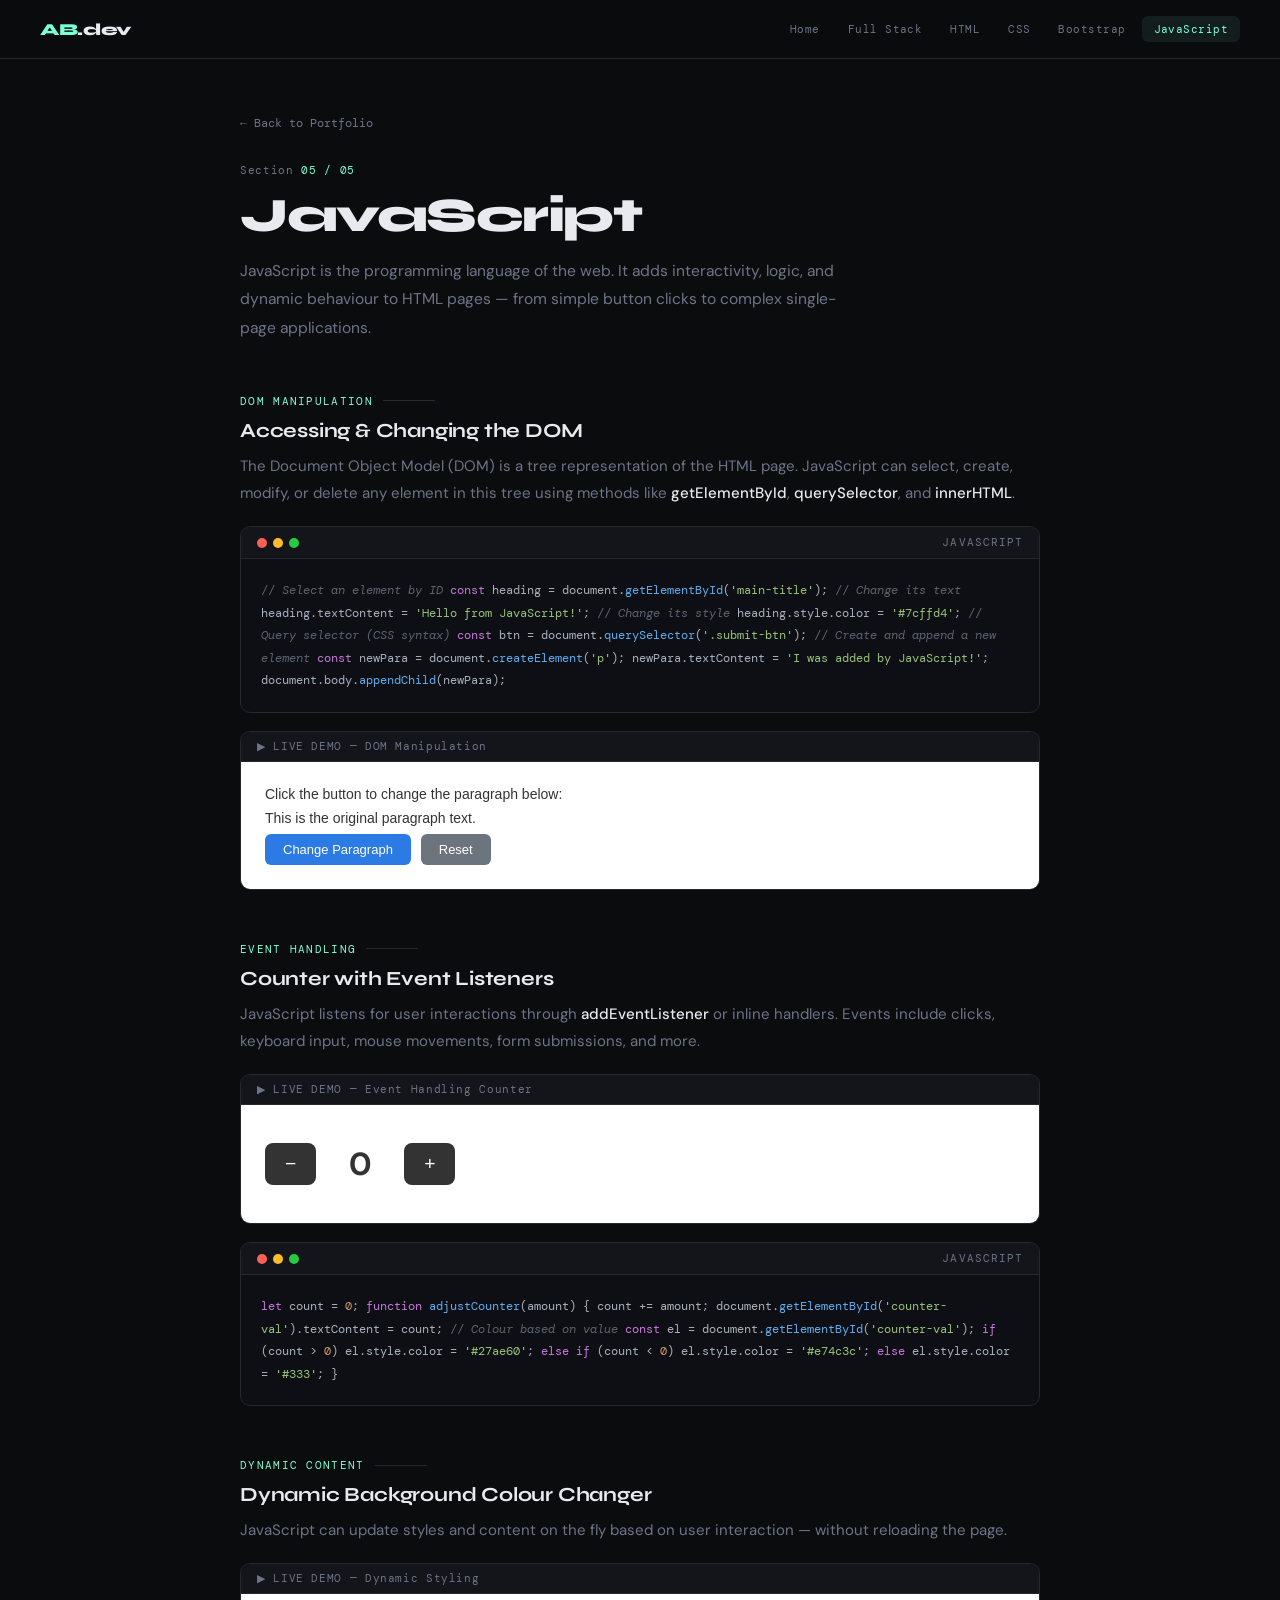
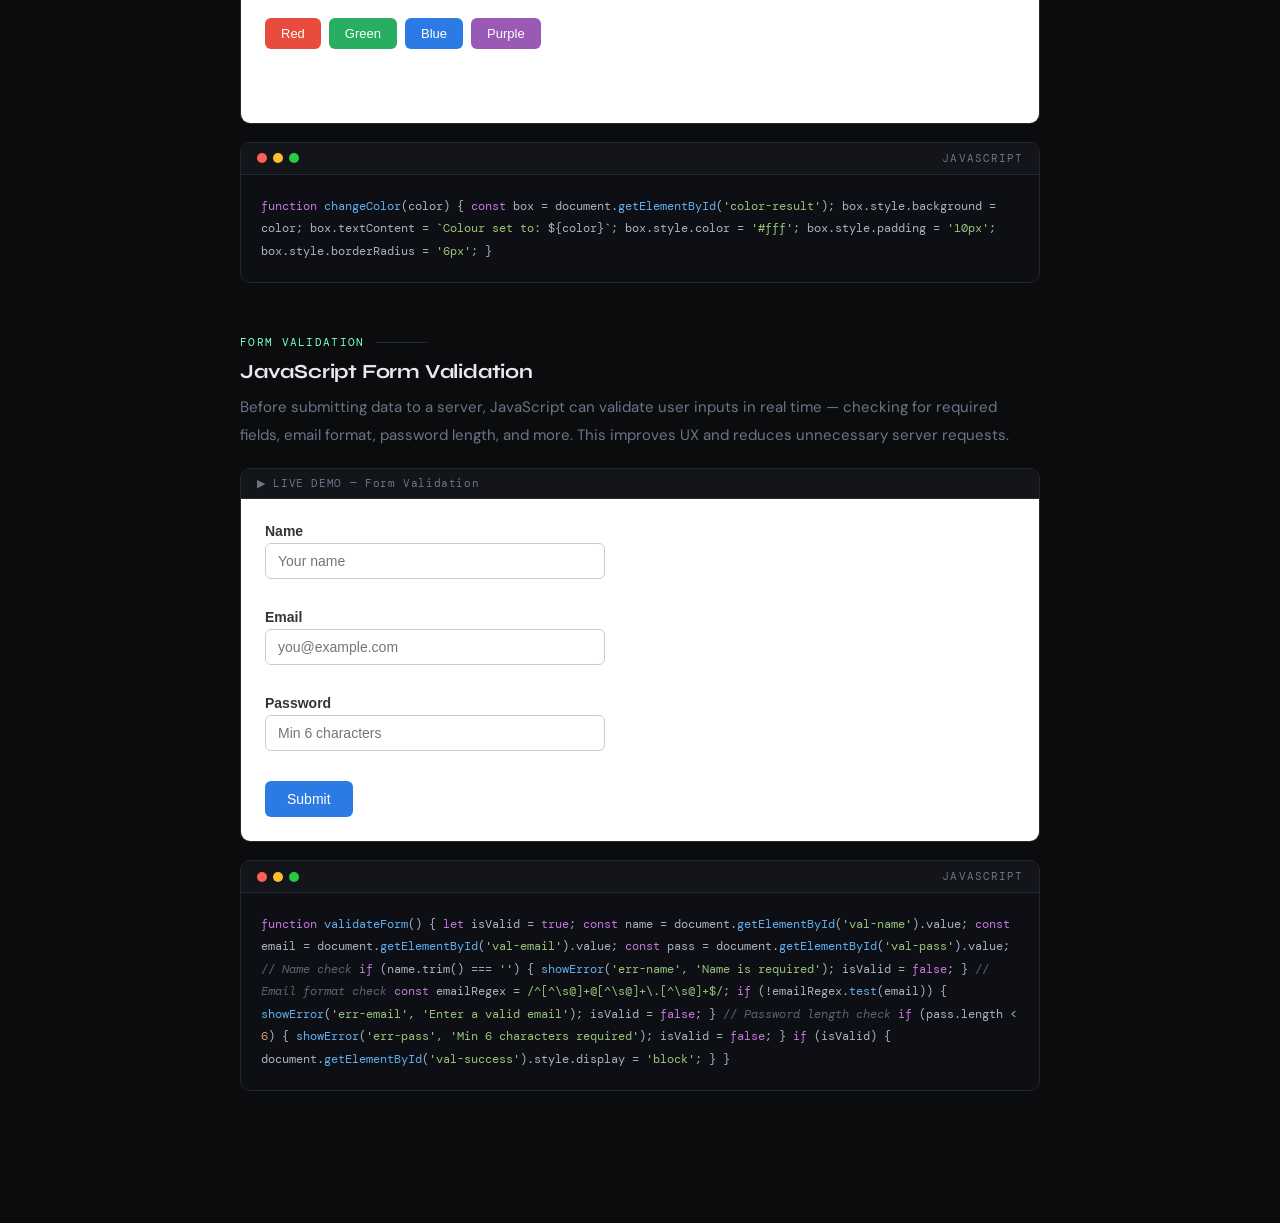
<file: javascript.html>
<!DOCTYPE html>
<html lang="en">
<head>
  <meta charset="UTF-8">
  <meta name="viewport" content="width=device-width, initial-scale=1.0">
  <title>JavaScript | Ashish Bista</title>
  <link rel="stylesheet" href="style.css">
</head>
<body>

<!-- ========== NAV ========== -->
<nav>
  <a class="nav-logo" href="index.html">AB<span>.dev</span></a>
  <div class="nav-links">
    <a href="index.html">Home</a>
    <a href="fullstack.html">Full Stack</a>
    <a href="html.html">HTML</a>
    <a href="css.html">CSS</a>
    <a href="bootstrap.html">Bootstrap</a>
    <a href="javascript.html" class="active">JavaScript</a>
  </div>
</nav>

<!-- ========== CONTENT ========== -->
<div class="inner-page">
  <a class="back-btn" href="index.html">← Back to Portfolio</a>

  <div class="page-header">
    <div class="page-breadcrumb">Section <span>05 / 05</span></div>
    <h1 class="page-title">JavaScript</h1>
    <p class="page-intro">JavaScript is the programming language of the web. It adds interactivity, logic, and dynamic behaviour to HTML pages — from simple button clicks to complex single-page applications.</p>
  </div>

  <!-- BLOCK 1 -->
  <div class="content-block">
    <div class="block-label">DOM Manipulation</div>
    <div class="block-title">Accessing &amp; Changing the DOM</div>
    <div class="block-text">The Document Object Model (DOM) is a tree representation of the HTML page. JavaScript can select, create, modify, or delete any element in this tree using methods like <strong>getElementById</strong>, <strong>querySelector</strong>, and <strong>innerHTML</strong>.</div>
    <div class="code-block">
      <div class="code-header">
        <div class="code-dots"><span></span><span></span><span></span></div>
        <div class="code-lang">JAVASCRIPT</div>
      </div>
      <div class="code-body">
<span class="cm">// Select an element by ID</span>
<span class="kw">const</span> heading = document.<span class="fn">getElementById</span>(<span class="str">'main-title'</span>);

<span class="cm">// Change its text</span>
heading.textContent = <span class="str">'Hello from JavaScript!'</span>;

<span class="cm">// Change its style</span>
heading.style.color = <span class="str">'#7cffd4'</span>;

<span class="cm">// Query selector (CSS syntax)</span>
<span class="kw">const</span> btn = document.<span class="fn">querySelector</span>(<span class="str">'.submit-btn'</span>);

<span class="cm">// Create and append a new element</span>
<span class="kw">const</span> newPara = document.<span class="fn">createElement</span>(<span class="str">'p'</span>);
newPara.textContent = <span class="str">'I was added by JavaScript!'</span>;
document.body.<span class="fn">appendChild</span>(newPara);
      </div>
    </div>
    <div class="demo-box">
      <div class="demo-label">▶ LIVE DEMO — DOM Manipulation</div>
      <div class="demo-content">
        <div style="font-family:Arial;font-size:14px;color:#333;">
          <p>Click the button to change the paragraph below:</p>
          <p id="dom-output">This is the original paragraph text.</p>
          <button
            onclick="document.getElementById('dom-output').textContent='✅ JavaScript changed me!'; document.getElementById('dom-output').style.color='#27ae60';"
            style="background:#2c7be5;color:#fff;border:none;padding:8px 18px;border-radius:6px;cursor:pointer;font-size:13px;margin-top:8px;">
            Change Paragraph
          </button>
          <button
            onclick="document.getElementById('dom-output').textContent='This is the original paragraph text.';document.getElementById('dom-output').style.color='#333';"
            style="background:#6c757d;color:#fff;border:none;padding:8px 18px;border-radius:6px;cursor:pointer;font-size:13px;margin-top:8px;margin-left:6px;">
            Reset
          </button>
        </div>
      </div>
    </div>
  </div>

  <!-- BLOCK 2 -->
  <div class="content-block">
    <div class="block-label">Event Handling</div>
    <div class="block-title">Counter with Event Listeners</div>
    <div class="block-text">JavaScript listens for user interactions through <strong>addEventListener</strong> or inline handlers. Events include clicks, keyboard input, mouse movements, form submissions, and more.</div>
    <div class="demo-box">
      <div class="demo-label">▶ LIVE DEMO — Event Handling Counter</div>
      <div class="demo-content">
        <div id="js-counter">
          <button onclick="adjustCounter(-1)">−</button>
          <div id="counter-val">0</div>
          <button onclick="adjustCounter(1)">+</button>
        </div>
        <p id="counter-msg" style="font-family:Arial;font-size:13px;color:#666;margin-top:8px;"></p>
      </div>
    </div>
    <div class="code-block">
      <div class="code-header">
        <div class="code-dots"><span></span><span></span><span></span></div>
        <div class="code-lang">JAVASCRIPT</div>
      </div>
      <div class="code-body">
<span class="kw">let</span> count = <span class="num">0</span>;

<span class="kw">function</span> <span class="fn">adjustCounter</span>(amount) {
  count += amount;
  document.<span class="fn">getElementById</span>(<span class="str">'counter-val'</span>).textContent = count;

  <span class="cm">// Colour based on value</span>
  <span class="kw">const</span> el = document.<span class="fn">getElementById</span>(<span class="str">'counter-val'</span>);
  <span class="kw">if</span> (count > <span class="num">0</span>)      el.style.color = <span class="str">'#27ae60'</span>;
  <span class="kw">else if</span> (count < <span class="num">0</span>) el.style.color = <span class="str">'#e74c3c'</span>;
  <span class="kw">else</span>               el.style.color = <span class="str">'#333'</span>;
}
      </div>
    </div>
  </div>

  <!-- BLOCK 3 -->
  <div class="content-block">
    <div class="block-label">Dynamic Content</div>
    <div class="block-title">Dynamic Background Colour Changer</div>
    <div class="block-text">JavaScript can update styles and content on the fly based on user interaction — without reloading the page.</div>
    <div class="demo-box">
      <div class="demo-label">▶ LIVE DEMO — Dynamic Styling</div>
      <div class="demo-content">
        <div id="color-btns">
          <button onclick="changeColor('#e74c3c')" style="background:#e74c3c">Red</button>
          <button onclick="changeColor('#27ae60')" style="background:#27ae60">Green</button>
          <button onclick="changeColor('#2c7be5')" style="background:#2c7be5">Blue</button>
          <button onclick="changeColor('#9b59b6')" style="background:#9b59b6">Purple</button>
        </div>
        <div id="color-result"></div>
      </div>
    </div>
    <div class="code-block">
      <div class="code-header">
        <div class="code-dots"><span></span><span></span><span></span></div>
        <div class="code-lang">JAVASCRIPT</div>
      </div>
      <div class="code-body">
<span class="kw">function</span> <span class="fn">changeColor</span>(color) {
  <span class="kw">const</span> box = document.<span class="fn">getElementById</span>(<span class="str">'color-result'</span>);
  box.style.background = color;
  box.textContent = <span class="str">`Colour set to: </span>${color}<span class="str">`</span>;
  box.style.color = <span class="str">'#fff'</span>;
  box.style.padding = <span class="str">'10px'</span>;
  box.style.borderRadius = <span class="str">'6px'</span>;
}
      </div>
    </div>
  </div>

  <!-- BLOCK 4 -->
  <div class="content-block">
    <div class="block-label">Form Validation</div>
    <div class="block-title">JavaScript Form Validation</div>
    <div class="block-text">Before submitting data to a server, JavaScript can validate user inputs in real time — checking for required fields, email format, password length, and more. This improves UX and reduces unnecessary server requests.</div>
    <div class="demo-box">
      <div class="demo-label">▶ LIVE DEMO — Form Validation</div>
      <div class="demo-content">
        <div style="font-family:Arial;font-size:14px;max-width:340px;">
          <label style="display:block;margin-bottom:4px;font-weight:bold;color:#333;">Name</label>
          <input id="val-name" class="val-input" type="text" placeholder="Your name">
          <span id="err-name" class="val-error"></span>
          <label style="display:block;margin-bottom:4px;font-weight:bold;color:#333;">Email</label>
          <input id="val-email" class="val-input" type="text" placeholder="you@example.com">
          <span id="err-email" class="val-error"></span>
          <label style="display:block;margin-bottom:4px;font-weight:bold;color:#333;">Password</label>
          <input id="val-pass" class="val-input" type="password" placeholder="Min 6 characters">
          <span id="err-pass" class="val-error"></span>
          <button class="val-btn" onclick="validateForm()">Submit</button>
          <p id="val-success" class="val-success">✅ Form submitted successfully!</p>
        </div>
      </div>
    </div>
    <div class="code-block">
      <div class="code-header">
        <div class="code-dots"><span></span><span></span><span></span></div>
        <div class="code-lang">JAVASCRIPT</div>
      </div>
      <div class="code-body">
<span class="kw">function</span> <span class="fn">validateForm</span>() {
  <span class="kw">let</span> isValid = <span class="kw">true</span>;

  <span class="kw">const</span> name  = document.<span class="fn">getElementById</span>(<span class="str">'val-name'</span>).value;
  <span class="kw">const</span> email = document.<span class="fn">getElementById</span>(<span class="str">'val-email'</span>).value;
  <span class="kw">const</span> pass  = document.<span class="fn">getElementById</span>(<span class="str">'val-pass'</span>).value;

  <span class="cm">// Name check</span>
  <span class="kw">if</span> (name.trim() === <span class="str">''</span>) {
    <span class="fn">showError</span>(<span class="str">'err-name'</span>, <span class="str">'Name is required'</span>);
    isValid = <span class="kw">false</span>;
  }

  <span class="cm">// Email format check</span>
  <span class="kw">const</span> emailRegex = <span class="val">/^[^\s@]+@[^\s@]+\.[^\s@]+$/</span>;
  <span class="kw">if</span> (!emailRegex.<span class="fn">test</span>(email)) {
    <span class="fn">showError</span>(<span class="str">'err-email'</span>, <span class="str">'Enter a valid email'</span>);
    isValid = <span class="kw">false</span>;
  }

  <span class="cm">// Password length check</span>
  <span class="kw">if</span> (pass.length < <span class="num">6</span>) {
    <span class="fn">showError</span>(<span class="str">'err-pass'</span>, <span class="str">'Min 6 characters required'</span>);
    isValid = <span class="kw">false</span>;
  }

  <span class="kw">if</span> (isValid) {
    document.<span class="fn">getElementById</span>(<span class="str">'val-success'</span>).style.display = <span class="str">'block'</span>;
  }
}
      </div>
    </div>
  </div>

</div><!-- /inner-page -->

<script>
  /* ---- COUNTER ---- */
  let count = 0;
  function adjustCounter(n) {
    count += n;
    const el = document.getElementById('counter-val');
    el.textContent = count;
    if      (count > 0) el.style.color = '#27ae60';
    else if (count < 0) el.style.color = '#e74c3c';
    else                el.style.color = '#333';
    const msg = document.getElementById('counter-msg');
    msg.textContent = count === 0 ? '' : `Counter is at ${count}`;
  }

  /* ---- COLOUR CHANGER ---- */
  function changeColor(color) {
    const box = document.getElementById('color-result');
    box.style.background   = color;
    box.textContent        = `Colour set to: ${color}`;
    box.style.color        = '#fff';
    box.style.padding      = '10px';
    box.style.borderRadius = '6px';
    box.style.marginTop    = '10px';
    box.style.fontSize     = '13px';
    box.style.fontFamily   = 'Arial';
  }

  /* ---- FORM VALIDATION ---- */
  function showError(id, msg) {
    document.getElementById(id).textContent = msg;
  }
  function clearErrors() {
    ['err-name', 'err-email', 'err-pass'].forEach(id => {
      document.getElementById(id).textContent = '';
    });
    document.getElementById('val-success').style.display = 'none';
  }
  function validateForm() {
    clearErrors();
    let isValid = true;
    const name  = document.getElementById('val-name').value;
    const email = document.getElementById('val-email').value;
    const pass  = document.getElementById('val-pass').value;

    if (name.trim() === '') {
      showError('err-name', '⚠ Name is required');
      isValid = false;
    }
    const emailRegex = /^[^\s@]+@[^\s@]+\.[^\s@]+$/;
    if (!emailRegex.test(email)) {
      showError('err-email', '⚠ Enter a valid email address');
      isValid = false;
    }
    if (pass.length < 6) {
      showError('err-pass', '⚠ Password must be at least 6 characters');
      isValid = false;
    }
    if (isValid) {
      document.getElementById('val-success').style.display = 'block';
    }
  }
</script>

</body>
</html>
</file>
<file: style.css>
/* =========================================================
   Ashish Bista – Full Stack ePortfolio
   style.css  |  shared across all pages
   ========================================================= */

@import url('https://fonts.googleapis.com/css2?family=Syne:wght@400;600;700;800&family=DM+Mono:ital,wght@0,300;0,400;1,300&family=DM+Sans:wght@300;400;500&display=swap');

/* ---- TOKENS ---- */
:root {
  --bg:       #0b0c0e;
  --surface:  #13151a;
  --card:     #1a1d25;
  --border:   #252830;
  --accent:   #7cffd4;
  --accent2:  #ff6b6b;
  --accent3:  #ffd166;
  --accent4:  #a78bfa;
  --text:     #e8eaf0;
  --muted:    #6e7488;
  --font-display: 'Syne', sans-serif;
  --font-mono:    'DM Mono', monospace;
  --font-body:    'DM Sans', sans-serif;
}

/* ---- RESET ---- */
*, *::before, *::after { margin: 0; padding: 0; box-sizing: border-box; }

html { scroll-behavior: smooth; }

body {
  background: var(--bg);
  color: var(--text);
  font-family: var(--font-body);
  min-height: 100vh;
  overflow-x: hidden;
  -webkit-font-smoothing: antialiased;
}

/* ---- SCROLLBAR ---- */
::-webkit-scrollbar { width: 5px; height: 5px; }
::-webkit-scrollbar-track { background: var(--bg); }
::-webkit-scrollbar-thumb { background: var(--border); border-radius: 3px; }

/* =========================================================
   NAV
   ========================================================= */
nav {
  position: fixed; top: 0; left: 0; right: 0; z-index: 100;
  padding: 16px 40px;
  display: flex; align-items: center; justify-content: space-between;
  background: rgba(11,12,14,0.9);
  backdrop-filter: blur(16px);
  border-bottom: 1px solid var(--border);
}

.nav-logo {
  font-family: var(--font-display);
  font-weight: 800; font-size: 1.05rem;
  color: var(--accent); cursor: pointer;
  letter-spacing: -0.02em; text-decoration: none;
}
.nav-logo span { color: var(--text); }

.nav-links { display: flex; gap: 4px; }

.nav-links a {
  background: none; border: none; cursor: pointer;
  color: var(--muted); font-family: var(--font-mono);
  font-size: 0.7rem; padding: 6px 12px;
  border-radius: 6px; transition: color 0.18s, background 0.18s;
  letter-spacing: 0.04em; text-decoration: none;
  display: inline-block;
}
.nav-links a:hover { color: var(--text); background: var(--card); }
.nav-links a.active { color: var(--accent); background: rgba(124,255,212,0.08); }

/* =========================================================
   INNER PAGE SHELL
   ========================================================= */
.inner-page {
  padding: 108px 40px 80px;
  max-width: 880px;
  margin: 0 auto;
}

/* ---- page fade-in ---- */
.inner-page, .home-hero {
  animation: pageIn 0.35s ease both;
}
@keyframes pageIn {
  from { opacity: 0; transform: translateY(10px); }
  to   { opacity: 1; transform: translateY(0); }
}

/* ---- BACK BUTTON ---- */
.back-btn {
  display: inline-flex; align-items: center; gap: 6px;
  font-family: var(--font-mono); font-size: 0.72rem;
  color: var(--muted); cursor: pointer;
  background: none; border: none;
  padding: 8px 0; transition: color 0.18s;
  margin-bottom: 24px; text-decoration: none;
}
.back-btn:hover { color: var(--accent); }

/* ---- PAGE HEADER ---- */
.page-header { margin-bottom: 52px; }

.page-breadcrumb {
  font-family: var(--font-mono); font-size: 0.7rem;
  color: var(--muted); margin-bottom: 14px; letter-spacing: 0.06em;
}
.page-breadcrumb span { color: var(--accent); }

.page-title {
  font-family: var(--font-display); font-weight: 800;
  font-size: clamp(2rem, 5vw, 3rem); letter-spacing: -0.03em;
  line-height: 1.05; margin-bottom: 16px;
}

.page-intro {
  font-size: 0.975rem; color: var(--muted);
  line-height: 1.8; max-width: 620px;
}

/* =========================================================
   CONTENT BLOCKS
   ========================================================= */
.content-block { margin-bottom: 52px; }

.block-label {
  font-family: var(--font-mono); font-size: 0.68rem;
  color: var(--accent); letter-spacing: 0.12em;
  text-transform: uppercase;
  margin-bottom: 10px;
  display: flex; align-items: center; gap: 10px;
}
.block-label::after {
  content: ''; flex: 1; height: 1px;
  background: var(--border); max-width: 52px;
}

.block-title {
  font-family: var(--font-display); font-weight: 700;
  font-size: 1.25rem; margin-bottom: 10px; letter-spacing: -0.01em;
}

.block-text {
  font-size: 0.94rem; color: var(--muted);
  line-height: 1.85; margin-bottom: 16px;
}
.block-text strong { color: var(--text); font-weight: 500; }

.divider { height: 1px; background: var(--border); margin: 40px 0; }

/* =========================================================
   CODE BLOCK
   ========================================================= */
.code-block {
  background: #0d0f14; border: 1px solid var(--border);
  border-radius: 10px; overflow: hidden; margin: 18px 0;
}
.code-header {
  display: flex; align-items: center; justify-content: space-between;
  padding: 9px 16px; border-bottom: 1px solid var(--border);
  background: var(--surface);
}
.code-dots { display: flex; gap: 6px; }
.code-dots span { width: 10px; height: 10px; border-radius: 50%; }
.code-dots span:nth-child(1) { background: #ff5f57; }
.code-dots span:nth-child(2) { background: #ffbd2e; }
.code-dots span:nth-child(3) { background: #28ca42; }
.code-lang {
  font-family: var(--font-mono); font-size: 0.66rem;
  color: var(--muted); letter-spacing: 0.1em;
}
.code-body {
  padding: 20px; font-family: var(--font-mono);
  font-size: 0.78rem; line-height: 1.8; color: #abb2bf;
  overflow-x: auto;
}
/* syntax colours */
.code-body .kw   { color: #c678dd; }
.code-body .tag  { color: #e06c75; }
.code-body .attr { color: #d19a66; }
.code-body .str  { color: #98c379; }
.code-body .cm   { color: #5c6370; font-style: italic; }
.code-body .fn   { color: #61afef; }
.code-body .num  { color: #d19a66; }
.code-body .sel  { color: #e06c75; }
.code-body .val  { color: #98c379; }
.code-body .prop { color: #61afef; }

/* =========================================================
   DEMO BOX
   ========================================================= */
.demo-box {
  border: 1px solid var(--border); border-radius: 10px;
  overflow: hidden; margin: 18px 0;
}
.demo-label {
  background: var(--surface); padding: 8px 16px;
  font-family: var(--font-mono); font-size: 0.66rem;
  color: var(--muted); border-bottom: 1px solid var(--border);
  letter-spacing: 0.06em;
}
.demo-content { padding: 24px; background: #fff; color: #333; }
.demo-content.dark { background: #1a1a2e; color: #eee; }

/* =========================================================
   TAG PILLS
   ========================================================= */
.tag-list { display: flex; flex-wrap: wrap; gap: 8px; margin: 14px 0; }
.tag {
  font-family: var(--font-mono); font-size: 0.68rem;
  padding: 4px 11px; border-radius: 100px;
  border: 1px solid var(--border); color: var(--muted);
  background: var(--card);
}
.tag.green  { color: var(--accent);  border-color: rgba(124,255,212,0.28); background: rgba(124,255,212,0.05); }
.tag.red    { color: var(--accent2); border-color: rgba(255,107,107,0.28); background: rgba(255,107,107,0.05); }
.tag.purple { color: var(--accent4); border-color: rgba(167,139,250,0.28); background: rgba(167,139,250,0.05); }
.tag.yellow { color: var(--accent3); border-color: rgba(255,209,102,0.28); background: rgba(255,209,102,0.05); }

/* =========================================================
   FULL STACK SECTION — PILLARS & ARCH
   ========================================================= */
.pillars {
  display: grid; grid-template-columns: repeat(3,1fr);
  gap: 14px; margin: 22px 0;
}
.pillar {
  border-radius: 10px; padding: 20px;
  border: 1px solid var(--border);
}
.pillar-fe { background: rgba(124,255,212,0.04); border-color: rgba(124,255,212,0.18); }
.pillar-be { background: rgba(255,107,107,0.04); border-color: rgba(255,107,107,0.18); }
.pillar-db { background: rgba(167,139,250,0.04); border-color: rgba(167,139,250,0.18); }
.pillar-icon { font-size: 1.5rem; margin-bottom: 8px; }
.pillar-name {
  font-family: var(--font-display); font-weight: 700;
  font-size: 0.95rem; margin-bottom: 6px;
}
.pillar-fe .pillar-name { color: var(--accent); }
.pillar-be .pillar-name { color: var(--accent2); }
.pillar-db .pillar-name { color: var(--accent4); }
.pillar-tech { font-family: var(--font-mono); font-size: 0.7rem; color: var(--muted); line-height: 1.9; }

.arch-diagram {
  border: 1px solid var(--border); border-radius: 10px; padding: 24px;
  background: var(--surface); text-align: center; margin: 22px 0;
}
.arch-flow {
  display: flex; align-items: center;
  justify-content: center; gap: 0; flex-wrap: wrap;
}
.arch-layer {
  background: var(--card); border: 1px solid var(--border);
  border-radius: 8px; padding: 12px 18px;
  text-align: center; min-width: 112px;
}
.arch-layer-name { font-family: var(--font-mono); font-size: 0.62rem; color: var(--muted); margin-bottom: 4px; }
.arch-layer-main { font-family: var(--font-display); font-weight: 700; font-size: 0.88rem; }
.arch-arrow { color: var(--muted); font-size: 1.1rem; padding: 0 10px; }

/* =========================================================
   CSS SECTION — DEMO ELEMENTS
   ========================================================= */
#css-box-demo {
  width: 160px; height: 80px; background: #3498db; color: #fff;
  display: flex; align-items: center; justify-content: center;
  font-weight: bold; margin: 14px 0;
  border: 4px solid #2980b9; padding: 10px;
  font-family: Arial, sans-serif; font-size: 13px; border-radius: 4px;
}

#flex-demo { display: flex; gap: 10px; flex-wrap: wrap; margin: 14px 0; }
#flex-demo .fx {
  background: #6c63ff; color: #fff;
  padding: 10px 18px; border-radius: 6px;
  font-size: 13px; font-family: Arial;
}

#grid-demo {
  display: grid; grid-template-columns: 1fr 1fr 1fr;
  gap: 8px; max-width: 320px; margin: 14px 0;
}
#grid-demo .gx {
  background: #2ecc71; color: #fff;
  padding: 12px; text-align: center;
  border-radius: 6px; font-family: Arial; font-size: 12px;
}

.anim-box {
  width: 56px; height: 56px; background: var(--accent);
  border-radius: 8px; margin: 14px 0;
  animation: spinPulse 2s ease-in-out infinite;
}
@keyframes spinPulse {
  0%,100% { transform: scale(1) rotate(0deg); }
  50%      { transform: scale(1.3) rotate(180deg); }
}

/* =========================================================
   BOOTSTRAP SECTION — MOCK ELEMENTS
   ========================================================= */
.bs-demo { font-family: Arial, sans-serif; }
.bs-row  { display: flex; gap: 10px; flex-wrap: wrap; margin-bottom: 10px; }
.bs-col {
  flex: 1; min-width: 80px; background: #0d6efd; color: #fff;
  padding: 11px; border-radius: 6px; text-align: center; font-size: 12px;
}
.bs-col-sm {
  flex: 0 0 calc(50% - 5px); min-width: 80px;
  background: #198754; color: #fff;
  padding: 11px; border-radius: 6px; text-align: center; font-size: 12px;
}
.bs-card { border: 1px solid #dee2e6; border-radius: 8px; overflow: hidden; max-width: 280px; font-size: 13px; }
.bs-card-header { background: #0d6efd; color: #fff; padding: 10px 14px; font-weight: bold; }
.bs-card-body   { padding: 14px; color: #333; }
.bs-btn { display: inline-block; padding: 6px 15px; border-radius: 4px; border: none; cursor: pointer; font-size: 13px; margin-right: 6px; margin-top: 8px; }
.bs-btn-primary { background: #0d6efd; color: #fff; }
.bs-btn-success { background: #198754; color: #fff; }
.bs-btn-danger  { background: #dc3545; color: #fff; }
.bs-navbar {
  background: #212529; color: #fff; padding: 10px 16px;
  border-radius: 6px; display: flex; justify-content: space-between;
  align-items: center; margin-bottom: 10px; font-size: 13px;
}
.bs-navbar-brand { font-weight: bold; color: #fff; }
.bs-nav-links a  { color: #adb5bd; text-decoration: none; margin-left: 14px; }

/* =========================================================
   JAVASCRIPT SECTION — DEMO ELEMENTS
   ========================================================= */
#js-counter { display: flex; align-items: center; gap: 16px; margin: 14px 0; }
#js-counter button {
  background: #333; color: #fff; border: none;
  padding: 10px 20px; border-radius: 8px; cursor: pointer; font-size: 1.2rem;
}
#counter-val { font-size: 2rem; font-weight: bold; min-width: 56px; text-align: center; color: #333; }
#dom-output { margin-top: 8px; font-family: Arial; font-size: 14px; color: #333; }
#color-btns { display: flex; gap: 8px; flex-wrap: wrap; }
#color-btns button { padding: 8px 16px; border: none; border-radius: 6px; cursor: pointer; color: #fff; font-size: 13px; font-family: Arial; }
#color-result { margin-top: 10px; height: 40px; border-radius: 8px; transition: background 0.4s; width: 200px; }

.html-form { font-family: Arial, sans-serif; font-size: 14px; }
.html-form label { display: block; margin-bottom: 4px; font-weight: bold; color: #333; }
.html-form input,
.html-form select,
.html-form textarea {
  width: 100%; padding: 8px; margin-bottom: 12px;
  border: 1px solid #ccc; border-radius: 4px; font-size: 14px;
}
.html-form button {
  background: #2c7be5; color: #fff; border: none;
  padding: 10px 24px; border-radius: 4px; cursor: pointer; font-size: 14px;
}
.html-form button:hover { background: #1a65cc; }

.val-input   { width: 100%; padding: 9px 12px; border-radius: 6px; border: 1px solid #ccc; font-size: 14px; font-family: Arial; margin-bottom: 4px; }
.val-error   { color: #e74c3c; font-size: 12px; font-family: Arial; margin-bottom: 10px; display: block; min-height: 16px; }
.val-btn     { background: #2c7be5; color: #fff; border: none; padding: 10px 22px; border-radius: 6px; cursor: pointer; font-size: 14px; font-family: Arial; }
.val-success { display: none; color: #27ae60; font-size: 14px; font-family: Arial; margin-top: 10px; font-weight: bold; }

/* =========================================================
   RESPONSIVE
   ========================================================= */
@media (max-width: 700px) {
  nav { padding: 14px 20px; }
  .nav-links { display: none; }
  .inner-page { padding: 88px 20px 60px; }
  .pillars { grid-template-columns: 1fr; }
  .arch-flow { flex-direction: column; }
  .arch-arrow { transform: rotate(90deg); }
}
</file>
